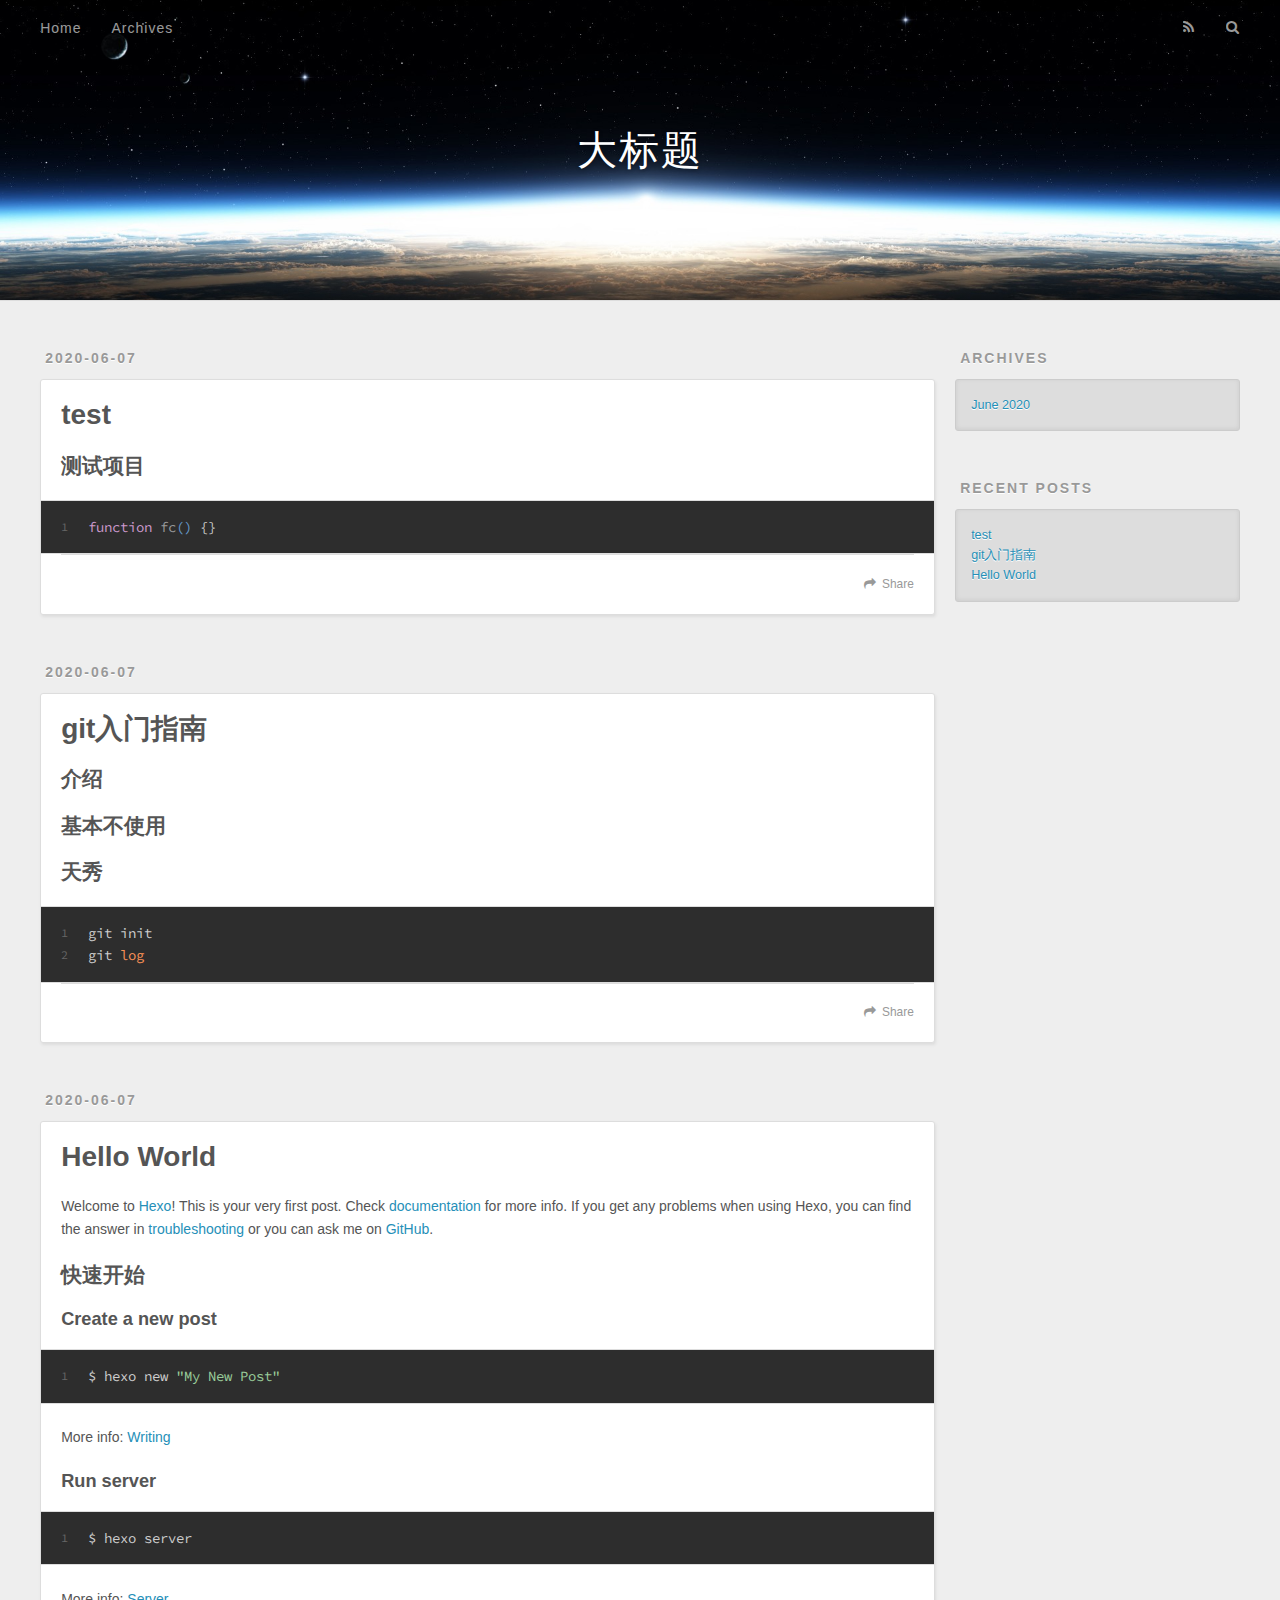
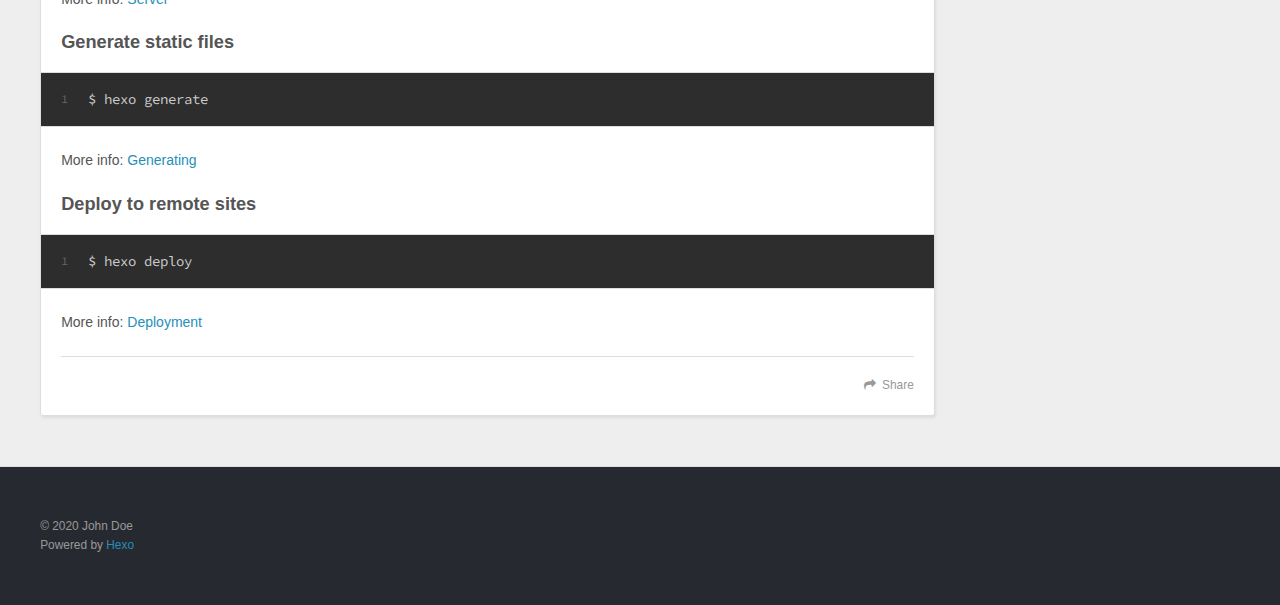
<file: index.html>
<!DOCTYPE html>
<html>
<head>
  <meta charset="utf-8">
  

  
  <title>大标题</title>
  <meta name="viewport" content="width=device-width, initial-scale=1, maximum-scale=1">
  <meta property="og:type" content="website">
<meta property="og:title" content="大标题">
<meta property="og:url" content="http://yoursite.com/index.html">
<meta property="og:site_name" content="大标题">
<meta property="og:locale" content="en_US">
<meta property="article:author" content="John Doe">
<meta name="twitter:card" content="summary">
  
    <link rel="alternate" href="/atom.xml" title="大标题" type="application/atom+xml">
  
  
    <link rel="icon" href="/favicon.png">
  
  
    <link href="//fonts.googleapis.com/css?family=Source+Code+Pro" rel="stylesheet" type="text/css">
  
  
<link rel="stylesheet" href="/css/style.css">

<meta name="generator" content="Hexo 4.2.1"></head>

<body>
  <div id="container">
    <div id="wrap">
      <header id="header">
  <div id="banner"></div>
  <div id="header-outer" class="outer">
    <div id="header-title" class="inner">
      <h1 id="logo-wrap">
        <a href="/" id="logo">大标题</a>
      </h1>
      
    </div>
    <div id="header-inner" class="inner">
      <nav id="main-nav">
        <a id="main-nav-toggle" class="nav-icon"></a>
        
          <a class="main-nav-link" href="/">Home</a>
        
          <a class="main-nav-link" href="/archives">Archives</a>
        
      </nav>
      <nav id="sub-nav">
        
          <a id="nav-rss-link" class="nav-icon" href="/atom.xml" title="RSS Feed"></a>
        
        <a id="nav-search-btn" class="nav-icon" title="Search"></a>
      </nav>
      <div id="search-form-wrap">
        <form action="//google.com/search" method="get" accept-charset="UTF-8" class="search-form"><input type="search" name="q" class="search-form-input" placeholder="Search"><button type="submit" class="search-form-submit">&#xF002;</button><input type="hidden" name="sitesearch" value="http://yoursite.com"></form>
      </div>
    </div>
  </div>
</header>
      <div class="outer">
        <section id="main">
  
    <article id="post-test" class="article article-type-post" itemscope itemprop="blogPost">
  <div class="article-meta">
    <a href="/2020/06/07/test/" class="article-date">
  <time datetime="2020-06-07T11:52:48.000Z" itemprop="datePublished">2020-06-07</time>
</a>
    
  </div>
  <div class="article-inner">
    
    
      <header class="article-header">
        
  
    <h1 itemprop="name">
      <a class="article-title" href="/2020/06/07/test/">test</a>
    </h1>
  

      </header>
    
    <div class="article-entry" itemprop="articleBody">
      
        <h2 id="测试项目"><a href="#测试项目" class="headerlink" title="测试项目"></a>测试项目</h2><figure class="highlight js"><table><tr><td class="gutter"><pre><span class="line">1</span><br></pre></td><td class="code"><pre><span class="line"><span class="function"><span class="keyword">function</span> <span class="title">fc</span>(<span class="params"></span>) </span>&#123;&#125;</span><br></pre></td></tr></table></figure>

      
    </div>
    <footer class="article-footer">
      <a data-url="http://yoursite.com/2020/06/07/test/" data-id="ckb50dhmq000048r7c82f0ile" class="article-share-link">Share</a>
      
      
    </footer>
  </div>
  
</article>


  
    <article id="post-git入门指南" class="article article-type-post" itemscope itemprop="blogPost">
  <div class="article-meta">
    <a href="/2020/06/07/git%E5%85%A5%E9%97%A8%E6%8C%87%E5%8D%97/" class="article-date">
  <time datetime="2020-06-07T11:34:30.000Z" itemprop="datePublished">2020-06-07</time>
</a>
    
  </div>
  <div class="article-inner">
    
    
      <header class="article-header">
        
  
    <h1 itemprop="name">
      <a class="article-title" href="/2020/06/07/git%E5%85%A5%E9%97%A8%E6%8C%87%E5%8D%97/">git入门指南</a>
    </h1>
  

      </header>
    
    <div class="article-entry" itemprop="articleBody">
      
        <h2 id="介绍"><a href="#介绍" class="headerlink" title="介绍"></a>介绍</h2><h2 id="基本不使用"><a href="#基本不使用" class="headerlink" title="基本不使用"></a>基本不使用</h2><h2 id="天秀"><a href="#天秀" class="headerlink" title="天秀"></a>天秀</h2><figure class="highlight bash"><table><tr><td class="gutter"><pre><span class="line">1</span><br><span class="line">2</span><br></pre></td><td class="code"><pre><span class="line">git init</span><br><span class="line">git <span class="built_in">log</span></span><br></pre></td></tr></table></figure>

      
    </div>
    <footer class="article-footer">
      <a data-url="http://yoursite.com/2020/06/07/git%E5%85%A5%E9%97%A8%E6%8C%87%E5%8D%97/" data-id="ckb4zvmng0000asr7g02v7w9o" class="article-share-link">Share</a>
      
      
    </footer>
  </div>
  
</article>


  
    <article id="post-hello-world" class="article article-type-post" itemscope itemprop="blogPost">
  <div class="article-meta">
    <a href="/2020/06/07/hello-world/" class="article-date">
  <time datetime="2020-06-07T11:28:40.029Z" itemprop="datePublished">2020-06-07</time>
</a>
    
  </div>
  <div class="article-inner">
    
    
      <header class="article-header">
        
  
    <h1 itemprop="name">
      <a class="article-title" href="/2020/06/07/hello-world/">Hello World</a>
    </h1>
  

      </header>
    
    <div class="article-entry" itemprop="articleBody">
      
        <p>Welcome to <a href="https://hexo.io/" target="_blank" rel="noopener">Hexo</a>! This is your very first post. Check <a href="https://hexo.io/docs/" target="_blank" rel="noopener">documentation</a> for more info. If you get any problems when using Hexo, you can find the answer in <a href="https://hexo.io/docs/troubleshooting.html" target="_blank" rel="noopener">troubleshooting</a> or you can ask me on <a href="https://github.com/hexojs/hexo/issues" target="_blank" rel="noopener">GitHub</a>.</p>
<h2 id="快速开始"><a href="#快速开始" class="headerlink" title="快速开始"></a>快速开始</h2><h3 id="Create-a-new-post"><a href="#Create-a-new-post" class="headerlink" title="Create a new post"></a>Create a new post</h3><figure class="highlight bash"><table><tr><td class="gutter"><pre><span class="line">1</span><br></pre></td><td class="code"><pre><span class="line">$ hexo new <span class="string">"My New Post"</span></span><br></pre></td></tr></table></figure>

<p>More info: <a href="https://hexo.io/docs/writing.html" target="_blank" rel="noopener">Writing</a></p>
<h3 id="Run-server"><a href="#Run-server" class="headerlink" title="Run server"></a>Run server</h3><figure class="highlight bash"><table><tr><td class="gutter"><pre><span class="line">1</span><br></pre></td><td class="code"><pre><span class="line">$ hexo server</span><br></pre></td></tr></table></figure>

<p>More info: <a href="https://hexo.io/docs/server.html" target="_blank" rel="noopener">Server</a></p>
<h3 id="Generate-static-files"><a href="#Generate-static-files" class="headerlink" title="Generate static files"></a>Generate static files</h3><figure class="highlight bash"><table><tr><td class="gutter"><pre><span class="line">1</span><br></pre></td><td class="code"><pre><span class="line">$ hexo generate</span><br></pre></td></tr></table></figure>

<p>More info: <a href="https://hexo.io/docs/generating.html" target="_blank" rel="noopener">Generating</a></p>
<h3 id="Deploy-to-remote-sites"><a href="#Deploy-to-remote-sites" class="headerlink" title="Deploy to remote sites"></a>Deploy to remote sites</h3><figure class="highlight bash"><table><tr><td class="gutter"><pre><span class="line">1</span><br></pre></td><td class="code"><pre><span class="line">$ hexo deploy</span><br></pre></td></tr></table></figure>

<p>More info: <a href="https://hexo.io/docs/one-command-deployment.html" target="_blank" rel="noopener">Deployment</a></p>

      
    </div>
    <footer class="article-footer">
      <a data-url="http://yoursite.com/2020/06/07/hello-world/" data-id="ckb4zj9oh00008kr7de61h6e8" class="article-share-link">Share</a>
      
      
    </footer>
  </div>
  
</article>


  


</section>
        
          <aside id="sidebar">
  
    

  
    

  
    
  
    
  <div class="widget-wrap">
    <h3 class="widget-title">Archives</h3>
    <div class="widget">
      <ul class="archive-list"><li class="archive-list-item"><a class="archive-list-link" href="/archives/2020/06/">June 2020</a></li></ul>
    </div>
  </div>


  
    
  <div class="widget-wrap">
    <h3 class="widget-title">Recent Posts</h3>
    <div class="widget">
      <ul>
        
          <li>
            <a href="/2020/06/07/test/">test</a>
          </li>
        
          <li>
            <a href="/2020/06/07/git%E5%85%A5%E9%97%A8%E6%8C%87%E5%8D%97/">git入门指南</a>
          </li>
        
          <li>
            <a href="/2020/06/07/hello-world/">Hello World</a>
          </li>
        
      </ul>
    </div>
  </div>

  
</aside>
        
      </div>
      <footer id="footer">
  
  <div class="outer">
    <div id="footer-info" class="inner">
      &copy; 2020 John Doe<br>
      Powered by <a href="http://hexo.io/" target="_blank">Hexo</a>
    </div>
  </div>
</footer>
    </div>
    <nav id="mobile-nav">
  
    <a href="/" class="mobile-nav-link">Home</a>
  
    <a href="/archives" class="mobile-nav-link">Archives</a>
  
</nav>
    

<script src="//ajax.googleapis.com/ajax/libs/jquery/2.0.3/jquery.min.js"></script>


  
<link rel="stylesheet" href="/fancybox/jquery.fancybox.css">

  
<script src="/fancybox/jquery.fancybox.pack.js"></script>




<script src="/js/script.js"></script>




  </div>
</body>
</html>
</file>
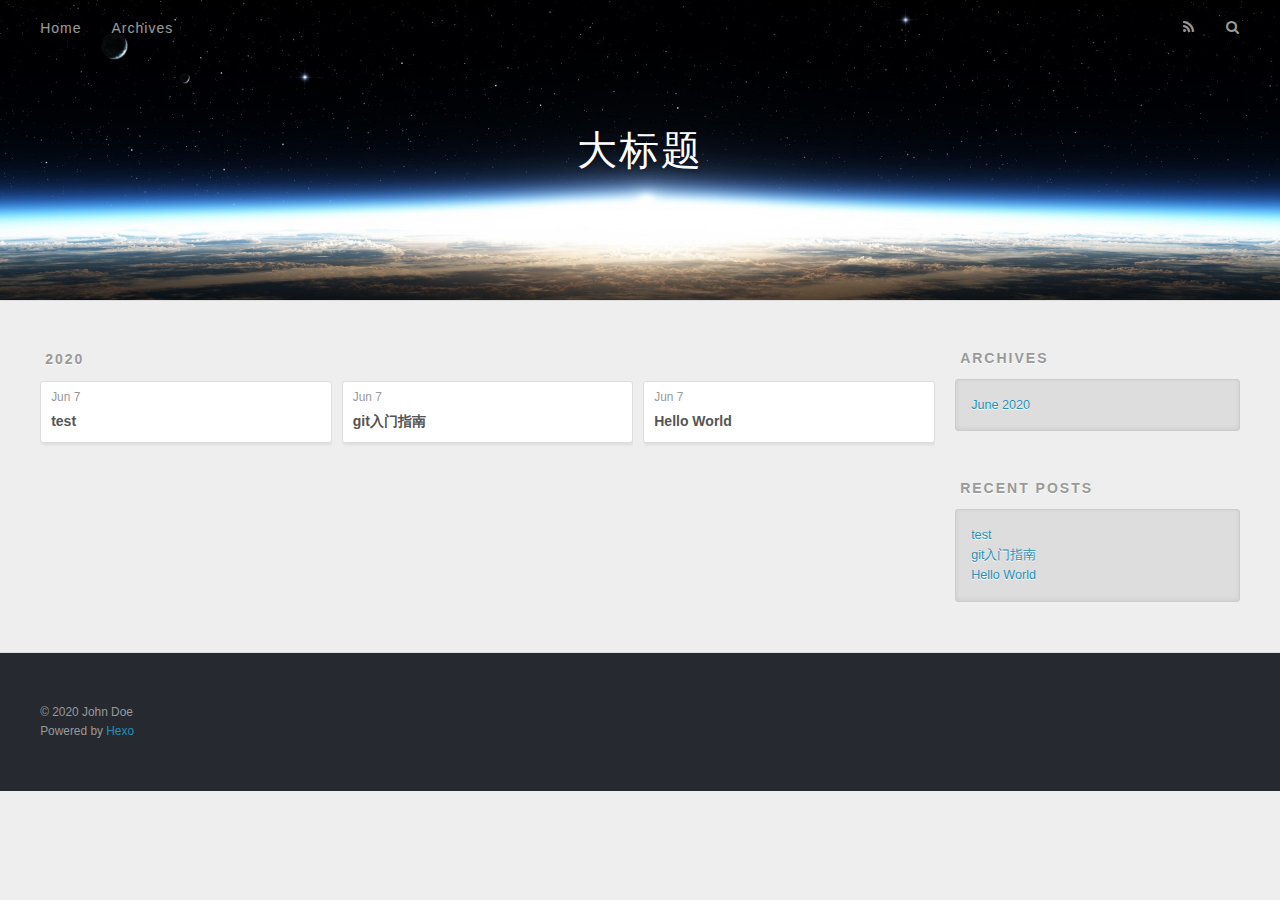
<file: archives/index.html>
<!DOCTYPE html>
<html>
<head>
  <meta charset="utf-8">
  

  
  <title>Archives | 大标题</title>
  <meta name="viewport" content="width=device-width, initial-scale=1, maximum-scale=1">
  <meta property="og:type" content="website">
<meta property="og:title" content="大标题">
<meta property="og:url" content="http://yoursite.com/archives/index.html">
<meta property="og:site_name" content="大标题">
<meta property="og:locale" content="en_US">
<meta property="article:author" content="John Doe">
<meta name="twitter:card" content="summary">
  
    <link rel="alternate" href="/atom.xml" title="大标题" type="application/atom+xml">
  
  
    <link rel="icon" href="/favicon.png">
  
  
    <link href="//fonts.googleapis.com/css?family=Source+Code+Pro" rel="stylesheet" type="text/css">
  
  
<link rel="stylesheet" href="/css/style.css">

<meta name="generator" content="Hexo 4.2.1"></head>

<body>
  <div id="container">
    <div id="wrap">
      <header id="header">
  <div id="banner"></div>
  <div id="header-outer" class="outer">
    <div id="header-title" class="inner">
      <h1 id="logo-wrap">
        <a href="/" id="logo">大标题</a>
      </h1>
      
    </div>
    <div id="header-inner" class="inner">
      <nav id="main-nav">
        <a id="main-nav-toggle" class="nav-icon"></a>
        
          <a class="main-nav-link" href="/">Home</a>
        
          <a class="main-nav-link" href="/archives">Archives</a>
        
      </nav>
      <nav id="sub-nav">
        
          <a id="nav-rss-link" class="nav-icon" href="/atom.xml" title="RSS Feed"></a>
        
        <a id="nav-search-btn" class="nav-icon" title="Search"></a>
      </nav>
      <div id="search-form-wrap">
        <form action="//google.com/search" method="get" accept-charset="UTF-8" class="search-form"><input type="search" name="q" class="search-form-input" placeholder="Search"><button type="submit" class="search-form-submit">&#xF002;</button><input type="hidden" name="sitesearch" value="http://yoursite.com"></form>
      </div>
    </div>
  </div>
</header>
      <div class="outer">
        <section id="main">
  
  
    
    
      
      
      <section class="archives-wrap">
        <div class="archive-year-wrap">
          <a href="/archives/2020" class="archive-year">2020</a>
        </div>
        <div class="archives">
    
    <article class="archive-article archive-type-post">
  <div class="archive-article-inner">
    <header class="archive-article-header">
      <a href="/2020/06/07/test/" class="archive-article-date">
  <time datetime="2020-06-07T11:52:48.000Z" itemprop="datePublished">Jun 7</time>
</a>
      
  
    <h1 itemprop="name">
      <a class="archive-article-title" href="/2020/06/07/test/">test</a>
    </h1>
  

    </header>
  </div>
</article>
  
    
    
    <article class="archive-article archive-type-post">
  <div class="archive-article-inner">
    <header class="archive-article-header">
      <a href="/2020/06/07/git%E5%85%A5%E9%97%A8%E6%8C%87%E5%8D%97/" class="archive-article-date">
  <time datetime="2020-06-07T11:34:30.000Z" itemprop="datePublished">Jun 7</time>
</a>
      
  
    <h1 itemprop="name">
      <a class="archive-article-title" href="/2020/06/07/git%E5%85%A5%E9%97%A8%E6%8C%87%E5%8D%97/">git入门指南</a>
    </h1>
  

    </header>
  </div>
</article>
  
    
    
    <article class="archive-article archive-type-post">
  <div class="archive-article-inner">
    <header class="archive-article-header">
      <a href="/2020/06/07/hello-world/" class="archive-article-date">
  <time datetime="2020-06-07T11:28:40.029Z" itemprop="datePublished">Jun 7</time>
</a>
      
  
    <h1 itemprop="name">
      <a class="archive-article-title" href="/2020/06/07/hello-world/">Hello World</a>
    </h1>
  

    </header>
  </div>
</article>
  
  
    </div></section>
  


</section>
        
          <aside id="sidebar">
  
    

  
    

  
    
  
    
  <div class="widget-wrap">
    <h3 class="widget-title">Archives</h3>
    <div class="widget">
      <ul class="archive-list"><li class="archive-list-item"><a class="archive-list-link" href="/archives/2020/06/">June 2020</a></li></ul>
    </div>
  </div>


  
    
  <div class="widget-wrap">
    <h3 class="widget-title">Recent Posts</h3>
    <div class="widget">
      <ul>
        
          <li>
            <a href="/2020/06/07/test/">test</a>
          </li>
        
          <li>
            <a href="/2020/06/07/git%E5%85%A5%E9%97%A8%E6%8C%87%E5%8D%97/">git入门指南</a>
          </li>
        
          <li>
            <a href="/2020/06/07/hello-world/">Hello World</a>
          </li>
        
      </ul>
    </div>
  </div>

  
</aside>
        
      </div>
      <footer id="footer">
  
  <div class="outer">
    <div id="footer-info" class="inner">
      &copy; 2020 John Doe<br>
      Powered by <a href="http://hexo.io/" target="_blank">Hexo</a>
    </div>
  </div>
</footer>
    </div>
    <nav id="mobile-nav">
  
    <a href="/" class="mobile-nav-link">Home</a>
  
    <a href="/archives" class="mobile-nav-link">Archives</a>
  
</nav>
    

<script src="//ajax.googleapis.com/ajax/libs/jquery/2.0.3/jquery.min.js"></script>


  
<link rel="stylesheet" href="/fancybox/jquery.fancybox.css">

  
<script src="/fancybox/jquery.fancybox.pack.js"></script>




<script src="/js/script.js"></script>




  </div>
</body>
</html>
</file>
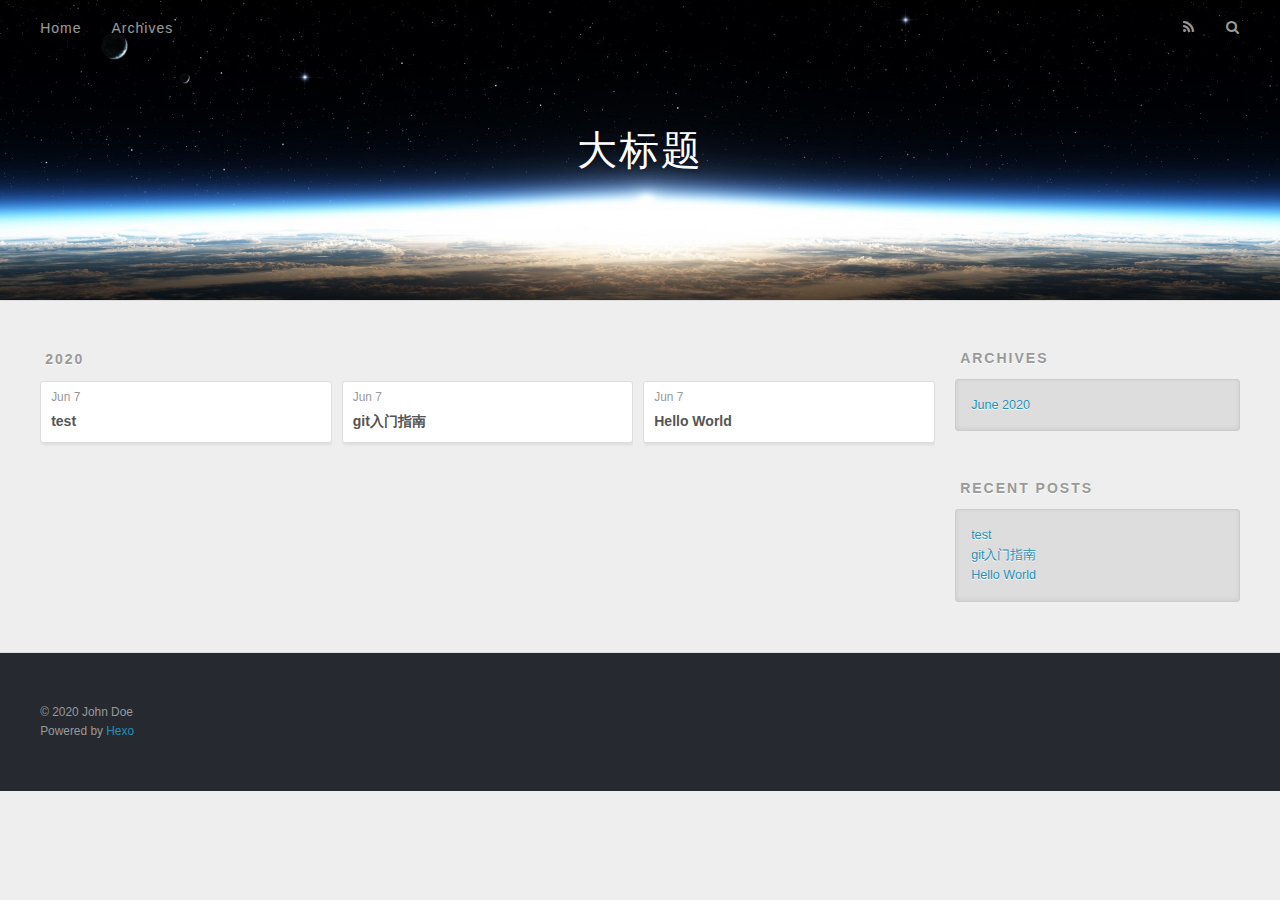
<file: archives/2020/index.html>
<!DOCTYPE html>
<html>
<head>
  <meta charset="utf-8">
  

  
  <title>Archives: 2020 | 大标题</title>
  <meta name="viewport" content="width=device-width, initial-scale=1, maximum-scale=1">
  <meta property="og:type" content="website">
<meta property="og:title" content="大标题">
<meta property="og:url" content="http://yoursite.com/archives/2020/index.html">
<meta property="og:site_name" content="大标题">
<meta property="og:locale" content="en_US">
<meta property="article:author" content="John Doe">
<meta name="twitter:card" content="summary">
  
    <link rel="alternate" href="/atom.xml" title="大标题" type="application/atom+xml">
  
  
    <link rel="icon" href="/favicon.png">
  
  
    <link href="//fonts.googleapis.com/css?family=Source+Code+Pro" rel="stylesheet" type="text/css">
  
  
<link rel="stylesheet" href="/css/style.css">

<meta name="generator" content="Hexo 4.2.1"></head>

<body>
  <div id="container">
    <div id="wrap">
      <header id="header">
  <div id="banner"></div>
  <div id="header-outer" class="outer">
    <div id="header-title" class="inner">
      <h1 id="logo-wrap">
        <a href="/" id="logo">大标题</a>
      </h1>
      
    </div>
    <div id="header-inner" class="inner">
      <nav id="main-nav">
        <a id="main-nav-toggle" class="nav-icon"></a>
        
          <a class="main-nav-link" href="/">Home</a>
        
          <a class="main-nav-link" href="/archives">Archives</a>
        
      </nav>
      <nav id="sub-nav">
        
          <a id="nav-rss-link" class="nav-icon" href="/atom.xml" title="RSS Feed"></a>
        
        <a id="nav-search-btn" class="nav-icon" title="Search"></a>
      </nav>
      <div id="search-form-wrap">
        <form action="//google.com/search" method="get" accept-charset="UTF-8" class="search-form"><input type="search" name="q" class="search-form-input" placeholder="Search"><button type="submit" class="search-form-submit">&#xF002;</button><input type="hidden" name="sitesearch" value="http://yoursite.com"></form>
      </div>
    </div>
  </div>
</header>
      <div class="outer">
        <section id="main">
  
  
    
    
      
      
      <section class="archives-wrap">
        <div class="archive-year-wrap">
          <a href="/archives/2020" class="archive-year">2020</a>
        </div>
        <div class="archives">
    
    <article class="archive-article archive-type-post">
  <div class="archive-article-inner">
    <header class="archive-article-header">
      <a href="/2020/06/07/test/" class="archive-article-date">
  <time datetime="2020-06-07T11:52:48.000Z" itemprop="datePublished">Jun 7</time>
</a>
      
  
    <h1 itemprop="name">
      <a class="archive-article-title" href="/2020/06/07/test/">test</a>
    </h1>
  

    </header>
  </div>
</article>
  
    
    
    <article class="archive-article archive-type-post">
  <div class="archive-article-inner">
    <header class="archive-article-header">
      <a href="/2020/06/07/git%E5%85%A5%E9%97%A8%E6%8C%87%E5%8D%97/" class="archive-article-date">
  <time datetime="2020-06-07T11:34:30.000Z" itemprop="datePublished">Jun 7</time>
</a>
      
  
    <h1 itemprop="name">
      <a class="archive-article-title" href="/2020/06/07/git%E5%85%A5%E9%97%A8%E6%8C%87%E5%8D%97/">git入门指南</a>
    </h1>
  

    </header>
  </div>
</article>
  
    
    
    <article class="archive-article archive-type-post">
  <div class="archive-article-inner">
    <header class="archive-article-header">
      <a href="/2020/06/07/hello-world/" class="archive-article-date">
  <time datetime="2020-06-07T11:28:40.029Z" itemprop="datePublished">Jun 7</time>
</a>
      
  
    <h1 itemprop="name">
      <a class="archive-article-title" href="/2020/06/07/hello-world/">Hello World</a>
    </h1>
  

    </header>
  </div>
</article>
  
  
    </div></section>
  


</section>
        
          <aside id="sidebar">
  
    

  
    

  
    
  
    
  <div class="widget-wrap">
    <h3 class="widget-title">Archives</h3>
    <div class="widget">
      <ul class="archive-list"><li class="archive-list-item"><a class="archive-list-link" href="/archives/2020/06/">June 2020</a></li></ul>
    </div>
  </div>


  
    
  <div class="widget-wrap">
    <h3 class="widget-title">Recent Posts</h3>
    <div class="widget">
      <ul>
        
          <li>
            <a href="/2020/06/07/test/">test</a>
          </li>
        
          <li>
            <a href="/2020/06/07/git%E5%85%A5%E9%97%A8%E6%8C%87%E5%8D%97/">git入门指南</a>
          </li>
        
          <li>
            <a href="/2020/06/07/hello-world/">Hello World</a>
          </li>
        
      </ul>
    </div>
  </div>

  
</aside>
        
      </div>
      <footer id="footer">
  
  <div class="outer">
    <div id="footer-info" class="inner">
      &copy; 2020 John Doe<br>
      Powered by <a href="http://hexo.io/" target="_blank">Hexo</a>
    </div>
  </div>
</footer>
    </div>
    <nav id="mobile-nav">
  
    <a href="/" class="mobile-nav-link">Home</a>
  
    <a href="/archives" class="mobile-nav-link">Archives</a>
  
</nav>
    

<script src="//ajax.googleapis.com/ajax/libs/jquery/2.0.3/jquery.min.js"></script>


  
<link rel="stylesheet" href="/fancybox/jquery.fancybox.css">

  
<script src="/fancybox/jquery.fancybox.pack.js"></script>




<script src="/js/script.js"></script>




  </div>
</body>
</html>
</file>
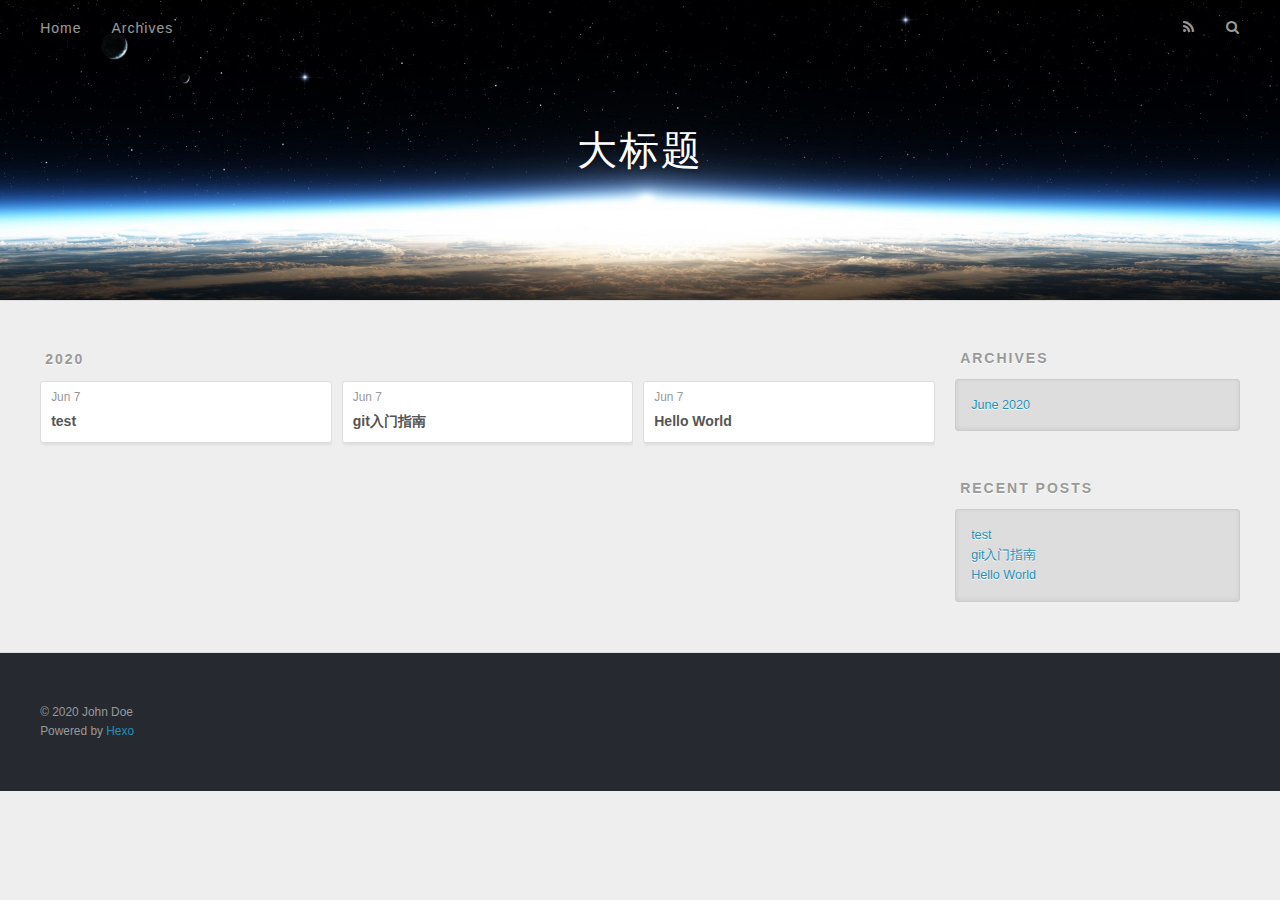
<file: archives/2020/06/index.html>
<!DOCTYPE html>
<html>
<head>
  <meta charset="utf-8">
  

  
  <title>Archives: 2020/6 | 大标题</title>
  <meta name="viewport" content="width=device-width, initial-scale=1, maximum-scale=1">
  <meta property="og:type" content="website">
<meta property="og:title" content="大标题">
<meta property="og:url" content="http://yoursite.com/archives/2020/06/index.html">
<meta property="og:site_name" content="大标题">
<meta property="og:locale" content="en_US">
<meta property="article:author" content="John Doe">
<meta name="twitter:card" content="summary">
  
    <link rel="alternate" href="/atom.xml" title="大标题" type="application/atom+xml">
  
  
    <link rel="icon" href="/favicon.png">
  
  
    <link href="//fonts.googleapis.com/css?family=Source+Code+Pro" rel="stylesheet" type="text/css">
  
  
<link rel="stylesheet" href="/css/style.css">

<meta name="generator" content="Hexo 4.2.1"></head>

<body>
  <div id="container">
    <div id="wrap">
      <header id="header">
  <div id="banner"></div>
  <div id="header-outer" class="outer">
    <div id="header-title" class="inner">
      <h1 id="logo-wrap">
        <a href="/" id="logo">大标题</a>
      </h1>
      
    </div>
    <div id="header-inner" class="inner">
      <nav id="main-nav">
        <a id="main-nav-toggle" class="nav-icon"></a>
        
          <a class="main-nav-link" href="/">Home</a>
        
          <a class="main-nav-link" href="/archives">Archives</a>
        
      </nav>
      <nav id="sub-nav">
        
          <a id="nav-rss-link" class="nav-icon" href="/atom.xml" title="RSS Feed"></a>
        
        <a id="nav-search-btn" class="nav-icon" title="Search"></a>
      </nav>
      <div id="search-form-wrap">
        <form action="//google.com/search" method="get" accept-charset="UTF-8" class="search-form"><input type="search" name="q" class="search-form-input" placeholder="Search"><button type="submit" class="search-form-submit">&#xF002;</button><input type="hidden" name="sitesearch" value="http://yoursite.com"></form>
      </div>
    </div>
  </div>
</header>
      <div class="outer">
        <section id="main">
  
  
    
    
      
      
      <section class="archives-wrap">
        <div class="archive-year-wrap">
          <a href="/archives/2020" class="archive-year">2020</a>
        </div>
        <div class="archives">
    
    <article class="archive-article archive-type-post">
  <div class="archive-article-inner">
    <header class="archive-article-header">
      <a href="/2020/06/07/test/" class="archive-article-date">
  <time datetime="2020-06-07T11:52:48.000Z" itemprop="datePublished">Jun 7</time>
</a>
      
  
    <h1 itemprop="name">
      <a class="archive-article-title" href="/2020/06/07/test/">test</a>
    </h1>
  

    </header>
  </div>
</article>
  
    
    
    <article class="archive-article archive-type-post">
  <div class="archive-article-inner">
    <header class="archive-article-header">
      <a href="/2020/06/07/git%E5%85%A5%E9%97%A8%E6%8C%87%E5%8D%97/" class="archive-article-date">
  <time datetime="2020-06-07T11:34:30.000Z" itemprop="datePublished">Jun 7</time>
</a>
      
  
    <h1 itemprop="name">
      <a class="archive-article-title" href="/2020/06/07/git%E5%85%A5%E9%97%A8%E6%8C%87%E5%8D%97/">git入门指南</a>
    </h1>
  

    </header>
  </div>
</article>
  
    
    
    <article class="archive-article archive-type-post">
  <div class="archive-article-inner">
    <header class="archive-article-header">
      <a href="/2020/06/07/hello-world/" class="archive-article-date">
  <time datetime="2020-06-07T11:28:40.029Z" itemprop="datePublished">Jun 7</time>
</a>
      
  
    <h1 itemprop="name">
      <a class="archive-article-title" href="/2020/06/07/hello-world/">Hello World</a>
    </h1>
  

    </header>
  </div>
</article>
  
  
    </div></section>
  


</section>
        
          <aside id="sidebar">
  
    

  
    

  
    
  
    
  <div class="widget-wrap">
    <h3 class="widget-title">Archives</h3>
    <div class="widget">
      <ul class="archive-list"><li class="archive-list-item"><a class="archive-list-link" href="/archives/2020/06/">June 2020</a></li></ul>
    </div>
  </div>


  
    
  <div class="widget-wrap">
    <h3 class="widget-title">Recent Posts</h3>
    <div class="widget">
      <ul>
        
          <li>
            <a href="/2020/06/07/test/">test</a>
          </li>
        
          <li>
            <a href="/2020/06/07/git%E5%85%A5%E9%97%A8%E6%8C%87%E5%8D%97/">git入门指南</a>
          </li>
        
          <li>
            <a href="/2020/06/07/hello-world/">Hello World</a>
          </li>
        
      </ul>
    </div>
  </div>

  
</aside>
        
      </div>
      <footer id="footer">
  
  <div class="outer">
    <div id="footer-info" class="inner">
      &copy; 2020 John Doe<br>
      Powered by <a href="http://hexo.io/" target="_blank">Hexo</a>
    </div>
  </div>
</footer>
    </div>
    <nav id="mobile-nav">
  
    <a href="/" class="mobile-nav-link">Home</a>
  
    <a href="/archives" class="mobile-nav-link">Archives</a>
  
</nav>
    

<script src="//ajax.googleapis.com/ajax/libs/jquery/2.0.3/jquery.min.js"></script>


  
<link rel="stylesheet" href="/fancybox/jquery.fancybox.css">

  
<script src="/fancybox/jquery.fancybox.pack.js"></script>




<script src="/js/script.js"></script>




  </div>
</body>
</html>
</file>
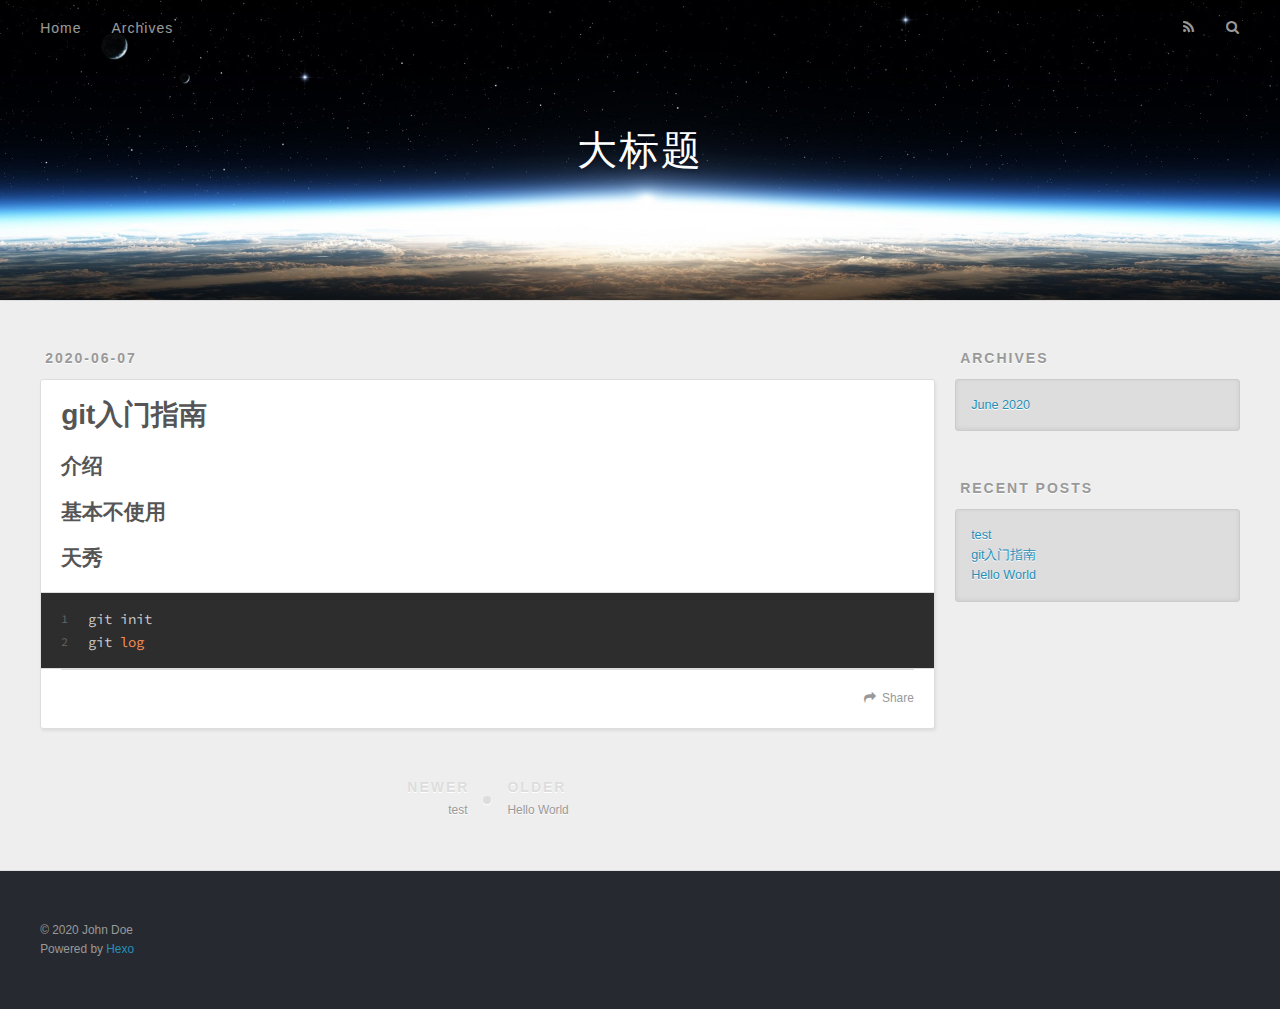
<file: 2020/06/07/git入门指南/index.html>
<!DOCTYPE html>
<html>
<head>
  <meta charset="utf-8">
  

  
  <title>git入门指南 | 大标题</title>
  <meta name="viewport" content="width=device-width, initial-scale=1, maximum-scale=1">
  <meta name="description" content="介绍基本不使用天秀12git initgit log">
<meta property="og:type" content="article">
<meta property="og:title" content="git入门指南">
<meta property="og:url" content="http://yoursite.com/2020/06/07/git%E5%85%A5%E9%97%A8%E6%8C%87%E5%8D%97/index.html">
<meta property="og:site_name" content="大标题">
<meta property="og:description" content="介绍基本不使用天秀12git initgit log">
<meta property="og:locale" content="en_US">
<meta property="article:published_time" content="2020-06-07T11:34:30.000Z">
<meta property="article:modified_time" content="2020-06-07T11:50:40.477Z">
<meta property="article:author" content="John Doe">
<meta name="twitter:card" content="summary">
  
    <link rel="alternate" href="/atom.xml" title="大标题" type="application/atom+xml">
  
  
    <link rel="icon" href="/favicon.png">
  
  
    <link href="//fonts.googleapis.com/css?family=Source+Code+Pro" rel="stylesheet" type="text/css">
  
  
<link rel="stylesheet" href="/css/style.css">

<meta name="generator" content="Hexo 4.2.1"></head>

<body>
  <div id="container">
    <div id="wrap">
      <header id="header">
  <div id="banner"></div>
  <div id="header-outer" class="outer">
    <div id="header-title" class="inner">
      <h1 id="logo-wrap">
        <a href="/" id="logo">大标题</a>
      </h1>
      
    </div>
    <div id="header-inner" class="inner">
      <nav id="main-nav">
        <a id="main-nav-toggle" class="nav-icon"></a>
        
          <a class="main-nav-link" href="/">Home</a>
        
          <a class="main-nav-link" href="/archives">Archives</a>
        
      </nav>
      <nav id="sub-nav">
        
          <a id="nav-rss-link" class="nav-icon" href="/atom.xml" title="RSS Feed"></a>
        
        <a id="nav-search-btn" class="nav-icon" title="Search"></a>
      </nav>
      <div id="search-form-wrap">
        <form action="//google.com/search" method="get" accept-charset="UTF-8" class="search-form"><input type="search" name="q" class="search-form-input" placeholder="Search"><button type="submit" class="search-form-submit">&#xF002;</button><input type="hidden" name="sitesearch" value="http://yoursite.com"></form>
      </div>
    </div>
  </div>
</header>
      <div class="outer">
        <section id="main"><article id="post-git入门指南" class="article article-type-post" itemscope itemprop="blogPost">
  <div class="article-meta">
    <a href="/2020/06/07/git%E5%85%A5%E9%97%A8%E6%8C%87%E5%8D%97/" class="article-date">
  <time datetime="2020-06-07T11:34:30.000Z" itemprop="datePublished">2020-06-07</time>
</a>
    
  </div>
  <div class="article-inner">
    
    
      <header class="article-header">
        
  
    <h1 class="article-title" itemprop="name">
      git入门指南
    </h1>
  

      </header>
    
    <div class="article-entry" itemprop="articleBody">
      
        <h2 id="介绍"><a href="#介绍" class="headerlink" title="介绍"></a>介绍</h2><h2 id="基本不使用"><a href="#基本不使用" class="headerlink" title="基本不使用"></a>基本不使用</h2><h2 id="天秀"><a href="#天秀" class="headerlink" title="天秀"></a>天秀</h2><figure class="highlight bash"><table><tr><td class="gutter"><pre><span class="line">1</span><br><span class="line">2</span><br></pre></td><td class="code"><pre><span class="line">git init</span><br><span class="line">git <span class="built_in">log</span></span><br></pre></td></tr></table></figure>

      
    </div>
    <footer class="article-footer">
      <a data-url="http://yoursite.com/2020/06/07/git%E5%85%A5%E9%97%A8%E6%8C%87%E5%8D%97/" data-id="ckb4zvmng0000asr7g02v7w9o" class="article-share-link">Share</a>
      
      
    </footer>
  </div>
  
    
<nav id="article-nav">
  
    <a href="/2020/06/07/test/" id="article-nav-newer" class="article-nav-link-wrap">
      <strong class="article-nav-caption">Newer</strong>
      <div class="article-nav-title">
        
          test
        
      </div>
    </a>
  
  
    <a href="/2020/06/07/hello-world/" id="article-nav-older" class="article-nav-link-wrap">
      <strong class="article-nav-caption">Older</strong>
      <div class="article-nav-title">Hello World</div>
    </a>
  
</nav>

  
</article>

</section>
        
          <aside id="sidebar">
  
    

  
    

  
    
  
    
  <div class="widget-wrap">
    <h3 class="widget-title">Archives</h3>
    <div class="widget">
      <ul class="archive-list"><li class="archive-list-item"><a class="archive-list-link" href="/archives/2020/06/">June 2020</a></li></ul>
    </div>
  </div>


  
    
  <div class="widget-wrap">
    <h3 class="widget-title">Recent Posts</h3>
    <div class="widget">
      <ul>
        
          <li>
            <a href="/2020/06/07/test/">test</a>
          </li>
        
          <li>
            <a href="/2020/06/07/git%E5%85%A5%E9%97%A8%E6%8C%87%E5%8D%97/">git入门指南</a>
          </li>
        
          <li>
            <a href="/2020/06/07/hello-world/">Hello World</a>
          </li>
        
      </ul>
    </div>
  </div>

  
</aside>
        
      </div>
      <footer id="footer">
  
  <div class="outer">
    <div id="footer-info" class="inner">
      &copy; 2020 John Doe<br>
      Powered by <a href="http://hexo.io/" target="_blank">Hexo</a>
    </div>
  </div>
</footer>
    </div>
    <nav id="mobile-nav">
  
    <a href="/" class="mobile-nav-link">Home</a>
  
    <a href="/archives" class="mobile-nav-link">Archives</a>
  
</nav>
    

<script src="//ajax.googleapis.com/ajax/libs/jquery/2.0.3/jquery.min.js"></script>


  
<link rel="stylesheet" href="/fancybox/jquery.fancybox.css">

  
<script src="/fancybox/jquery.fancybox.pack.js"></script>




<script src="/js/script.js"></script>




  </div>
</body>
</html>
</file>
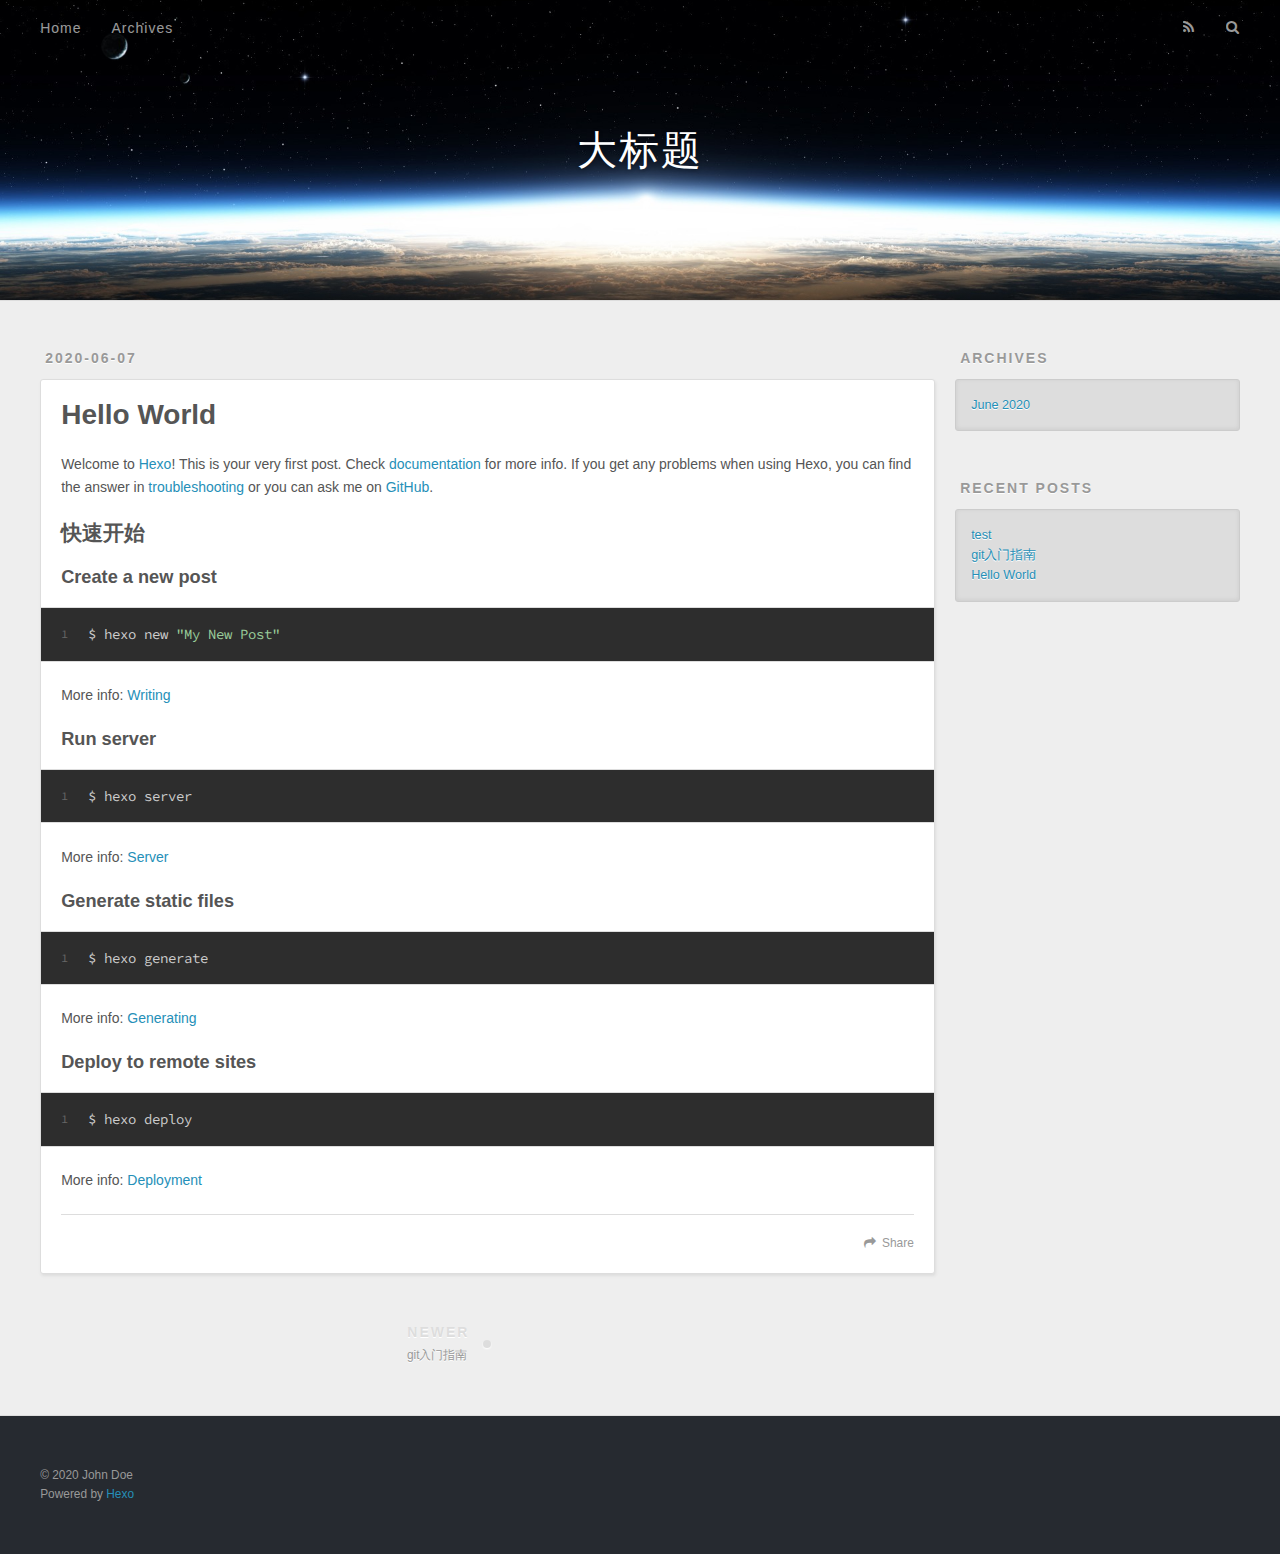
<file: 2020/06/07/hello-world/index.html>
<!DOCTYPE html>
<html>
<head>
  <meta charset="utf-8">
  

  
  <title>Hello World | 大标题</title>
  <meta name="viewport" content="width=device-width, initial-scale=1, maximum-scale=1">
  <meta name="description" content="Welcome to Hexo! This is your very first post. Check documentation for more info. If you get any problems when using Hexo, you can find the answer in troubleshooting or you can ask me on GitHub. 快速开始C">
<meta property="og:type" content="article">
<meta property="og:title" content="Hello World">
<meta property="og:url" content="http://yoursite.com/2020/06/07/hello-world/index.html">
<meta property="og:site_name" content="大标题">
<meta property="og:description" content="Welcome to Hexo! This is your very first post. Check documentation for more info. If you get any problems when using Hexo, you can find the answer in troubleshooting or you can ask me on GitHub. 快速开始C">
<meta property="og:locale" content="en_US">
<meta property="article:published_time" content="2020-06-07T11:28:40.029Z">
<meta property="article:modified_time" content="2020-06-07T11:32:18.839Z">
<meta property="article:author" content="John Doe">
<meta name="twitter:card" content="summary">
  
    <link rel="alternate" href="/atom.xml" title="大标题" type="application/atom+xml">
  
  
    <link rel="icon" href="/favicon.png">
  
  
    <link href="//fonts.googleapis.com/css?family=Source+Code+Pro" rel="stylesheet" type="text/css">
  
  
<link rel="stylesheet" href="/css/style.css">

<meta name="generator" content="Hexo 4.2.1"></head>

<body>
  <div id="container">
    <div id="wrap">
      <header id="header">
  <div id="banner"></div>
  <div id="header-outer" class="outer">
    <div id="header-title" class="inner">
      <h1 id="logo-wrap">
        <a href="/" id="logo">大标题</a>
      </h1>
      
    </div>
    <div id="header-inner" class="inner">
      <nav id="main-nav">
        <a id="main-nav-toggle" class="nav-icon"></a>
        
          <a class="main-nav-link" href="/">Home</a>
        
          <a class="main-nav-link" href="/archives">Archives</a>
        
      </nav>
      <nav id="sub-nav">
        
          <a id="nav-rss-link" class="nav-icon" href="/atom.xml" title="RSS Feed"></a>
        
        <a id="nav-search-btn" class="nav-icon" title="Search"></a>
      </nav>
      <div id="search-form-wrap">
        <form action="//google.com/search" method="get" accept-charset="UTF-8" class="search-form"><input type="search" name="q" class="search-form-input" placeholder="Search"><button type="submit" class="search-form-submit">&#xF002;</button><input type="hidden" name="sitesearch" value="http://yoursite.com"></form>
      </div>
    </div>
  </div>
</header>
      <div class="outer">
        <section id="main"><article id="post-hello-world" class="article article-type-post" itemscope itemprop="blogPost">
  <div class="article-meta">
    <a href="/2020/06/07/hello-world/" class="article-date">
  <time datetime="2020-06-07T11:28:40.029Z" itemprop="datePublished">2020-06-07</time>
</a>
    
  </div>
  <div class="article-inner">
    
    
      <header class="article-header">
        
  
    <h1 class="article-title" itemprop="name">
      Hello World
    </h1>
  

      </header>
    
    <div class="article-entry" itemprop="articleBody">
      
        <p>Welcome to <a href="https://hexo.io/" target="_blank" rel="noopener">Hexo</a>! This is your very first post. Check <a href="https://hexo.io/docs/" target="_blank" rel="noopener">documentation</a> for more info. If you get any problems when using Hexo, you can find the answer in <a href="https://hexo.io/docs/troubleshooting.html" target="_blank" rel="noopener">troubleshooting</a> or you can ask me on <a href="https://github.com/hexojs/hexo/issues" target="_blank" rel="noopener">GitHub</a>.</p>
<h2 id="快速开始"><a href="#快速开始" class="headerlink" title="快速开始"></a>快速开始</h2><h3 id="Create-a-new-post"><a href="#Create-a-new-post" class="headerlink" title="Create a new post"></a>Create a new post</h3><figure class="highlight bash"><table><tr><td class="gutter"><pre><span class="line">1</span><br></pre></td><td class="code"><pre><span class="line">$ hexo new <span class="string">"My New Post"</span></span><br></pre></td></tr></table></figure>

<p>More info: <a href="https://hexo.io/docs/writing.html" target="_blank" rel="noopener">Writing</a></p>
<h3 id="Run-server"><a href="#Run-server" class="headerlink" title="Run server"></a>Run server</h3><figure class="highlight bash"><table><tr><td class="gutter"><pre><span class="line">1</span><br></pre></td><td class="code"><pre><span class="line">$ hexo server</span><br></pre></td></tr></table></figure>

<p>More info: <a href="https://hexo.io/docs/server.html" target="_blank" rel="noopener">Server</a></p>
<h3 id="Generate-static-files"><a href="#Generate-static-files" class="headerlink" title="Generate static files"></a>Generate static files</h3><figure class="highlight bash"><table><tr><td class="gutter"><pre><span class="line">1</span><br></pre></td><td class="code"><pre><span class="line">$ hexo generate</span><br></pre></td></tr></table></figure>

<p>More info: <a href="https://hexo.io/docs/generating.html" target="_blank" rel="noopener">Generating</a></p>
<h3 id="Deploy-to-remote-sites"><a href="#Deploy-to-remote-sites" class="headerlink" title="Deploy to remote sites"></a>Deploy to remote sites</h3><figure class="highlight bash"><table><tr><td class="gutter"><pre><span class="line">1</span><br></pre></td><td class="code"><pre><span class="line">$ hexo deploy</span><br></pre></td></tr></table></figure>

<p>More info: <a href="https://hexo.io/docs/one-command-deployment.html" target="_blank" rel="noopener">Deployment</a></p>

      
    </div>
    <footer class="article-footer">
      <a data-url="http://yoursite.com/2020/06/07/hello-world/" data-id="ckb4zj9oh00008kr7de61h6e8" class="article-share-link">Share</a>
      
      
    </footer>
  </div>
  
    
<nav id="article-nav">
  
    <a href="/2020/06/07/git%E5%85%A5%E9%97%A8%E6%8C%87%E5%8D%97/" id="article-nav-newer" class="article-nav-link-wrap">
      <strong class="article-nav-caption">Newer</strong>
      <div class="article-nav-title">
        
          git入门指南
        
      </div>
    </a>
  
  
</nav>

  
</article>

</section>
        
          <aside id="sidebar">
  
    

  
    

  
    
  
    
  <div class="widget-wrap">
    <h3 class="widget-title">Archives</h3>
    <div class="widget">
      <ul class="archive-list"><li class="archive-list-item"><a class="archive-list-link" href="/archives/2020/06/">June 2020</a></li></ul>
    </div>
  </div>


  
    
  <div class="widget-wrap">
    <h3 class="widget-title">Recent Posts</h3>
    <div class="widget">
      <ul>
        
          <li>
            <a href="/2020/06/07/test/">test</a>
          </li>
        
          <li>
            <a href="/2020/06/07/git%E5%85%A5%E9%97%A8%E6%8C%87%E5%8D%97/">git入门指南</a>
          </li>
        
          <li>
            <a href="/2020/06/07/hello-world/">Hello World</a>
          </li>
        
      </ul>
    </div>
  </div>

  
</aside>
        
      </div>
      <footer id="footer">
  
  <div class="outer">
    <div id="footer-info" class="inner">
      &copy; 2020 John Doe<br>
      Powered by <a href="http://hexo.io/" target="_blank">Hexo</a>
    </div>
  </div>
</footer>
    </div>
    <nav id="mobile-nav">
  
    <a href="/" class="mobile-nav-link">Home</a>
  
    <a href="/archives" class="mobile-nav-link">Archives</a>
  
</nav>
    

<script src="//ajax.googleapis.com/ajax/libs/jquery/2.0.3/jquery.min.js"></script>


  
<link rel="stylesheet" href="/fancybox/jquery.fancybox.css">

  
<script src="/fancybox/jquery.fancybox.pack.js"></script>




<script src="/js/script.js"></script>




  </div>
</body>
</html>
</file>
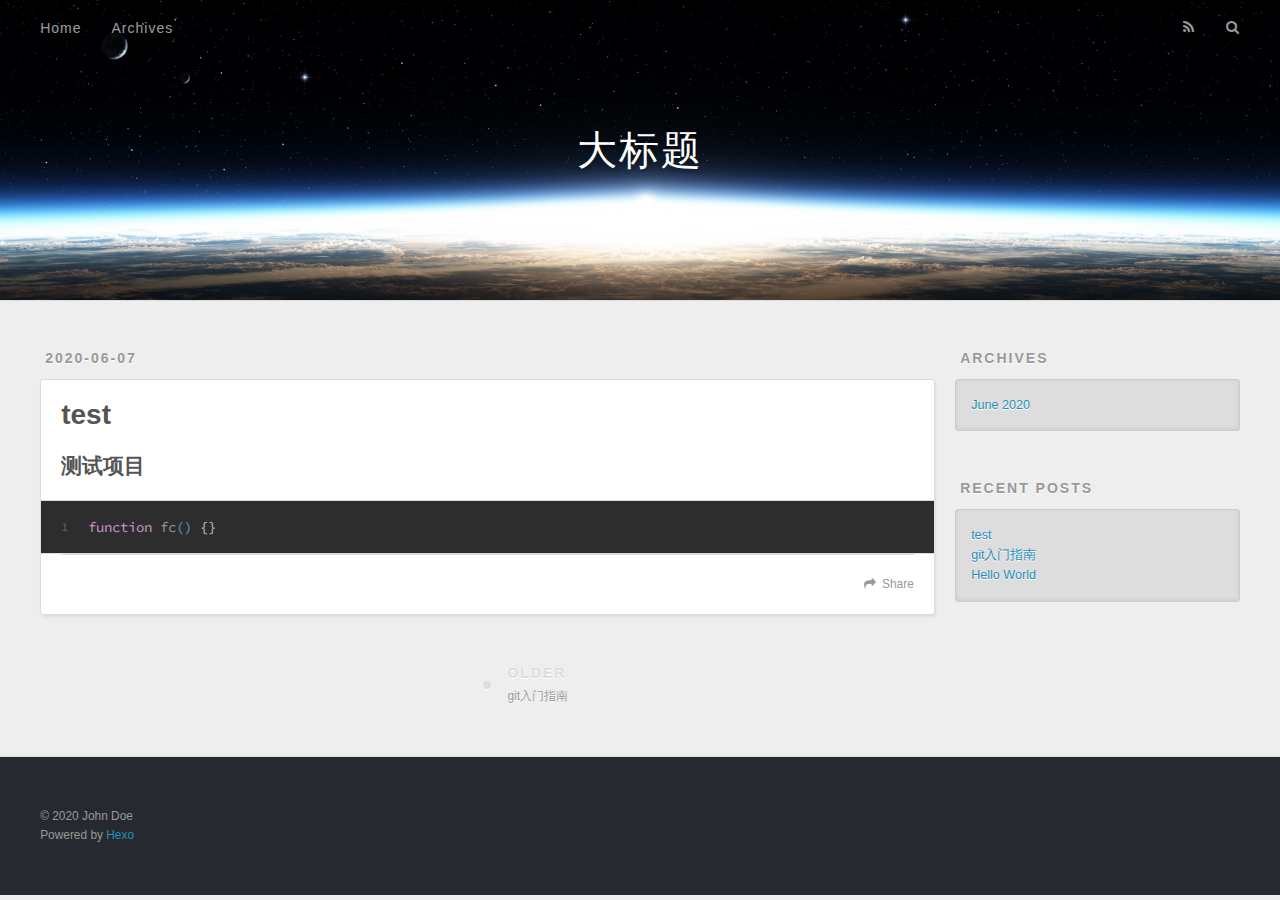
<file: 2020/06/07/test/index.html>
<!DOCTYPE html>
<html>
<head>
  <meta charset="utf-8">
  

  
  <title>test | 大标题</title>
  <meta name="viewport" content="width=device-width, initial-scale=1, maximum-scale=1">
  <meta name="description" content="测试项目1function fc() &amp;#123;&amp;#125;">
<meta property="og:type" content="article">
<meta property="og:title" content="test">
<meta property="og:url" content="http://yoursite.com/2020/06/07/test/index.html">
<meta property="og:site_name" content="大标题">
<meta property="og:description" content="测试项目1function fc() &amp;#123;&amp;#125;">
<meta property="og:locale" content="en_US">
<meta property="article:published_time" content="2020-06-07T11:52:48.000Z">
<meta property="article:modified_time" content="2020-06-07T11:53:57.287Z">
<meta property="article:author" content="John Doe">
<meta name="twitter:card" content="summary">
  
    <link rel="alternate" href="/atom.xml" title="大标题" type="application/atom+xml">
  
  
    <link rel="icon" href="/favicon.png">
  
  
    <link href="//fonts.googleapis.com/css?family=Source+Code+Pro" rel="stylesheet" type="text/css">
  
  
<link rel="stylesheet" href="/css/style.css">

<meta name="generator" content="Hexo 4.2.1"></head>

<body>
  <div id="container">
    <div id="wrap">
      <header id="header">
  <div id="banner"></div>
  <div id="header-outer" class="outer">
    <div id="header-title" class="inner">
      <h1 id="logo-wrap">
        <a href="/" id="logo">大标题</a>
      </h1>
      
    </div>
    <div id="header-inner" class="inner">
      <nav id="main-nav">
        <a id="main-nav-toggle" class="nav-icon"></a>
        
          <a class="main-nav-link" href="/">Home</a>
        
          <a class="main-nav-link" href="/archives">Archives</a>
        
      </nav>
      <nav id="sub-nav">
        
          <a id="nav-rss-link" class="nav-icon" href="/atom.xml" title="RSS Feed"></a>
        
        <a id="nav-search-btn" class="nav-icon" title="Search"></a>
      </nav>
      <div id="search-form-wrap">
        <form action="//google.com/search" method="get" accept-charset="UTF-8" class="search-form"><input type="search" name="q" class="search-form-input" placeholder="Search"><button type="submit" class="search-form-submit">&#xF002;</button><input type="hidden" name="sitesearch" value="http://yoursite.com"></form>
      </div>
    </div>
  </div>
</header>
      <div class="outer">
        <section id="main"><article id="post-test" class="article article-type-post" itemscope itemprop="blogPost">
  <div class="article-meta">
    <a href="/2020/06/07/test/" class="article-date">
  <time datetime="2020-06-07T11:52:48.000Z" itemprop="datePublished">2020-06-07</time>
</a>
    
  </div>
  <div class="article-inner">
    
    
      <header class="article-header">
        
  
    <h1 class="article-title" itemprop="name">
      test
    </h1>
  

      </header>
    
    <div class="article-entry" itemprop="articleBody">
      
        <h2 id="测试项目"><a href="#测试项目" class="headerlink" title="测试项目"></a>测试项目</h2><figure class="highlight js"><table><tr><td class="gutter"><pre><span class="line">1</span><br></pre></td><td class="code"><pre><span class="line"><span class="function"><span class="keyword">function</span> <span class="title">fc</span>(<span class="params"></span>) </span>&#123;&#125;</span><br></pre></td></tr></table></figure>

      
    </div>
    <footer class="article-footer">
      <a data-url="http://yoursite.com/2020/06/07/test/" data-id="ckb50dhmq000048r7c82f0ile" class="article-share-link">Share</a>
      
      
    </footer>
  </div>
  
    
<nav id="article-nav">
  
  
    <a href="/2020/06/07/git%E5%85%A5%E9%97%A8%E6%8C%87%E5%8D%97/" id="article-nav-older" class="article-nav-link-wrap">
      <strong class="article-nav-caption">Older</strong>
      <div class="article-nav-title">git入门指南</div>
    </a>
  
</nav>

  
</article>

</section>
        
          <aside id="sidebar">
  
    

  
    

  
    
  
    
  <div class="widget-wrap">
    <h3 class="widget-title">Archives</h3>
    <div class="widget">
      <ul class="archive-list"><li class="archive-list-item"><a class="archive-list-link" href="/archives/2020/06/">June 2020</a></li></ul>
    </div>
  </div>


  
    
  <div class="widget-wrap">
    <h3 class="widget-title">Recent Posts</h3>
    <div class="widget">
      <ul>
        
          <li>
            <a href="/2020/06/07/test/">test</a>
          </li>
        
          <li>
            <a href="/2020/06/07/git%E5%85%A5%E9%97%A8%E6%8C%87%E5%8D%97/">git入门指南</a>
          </li>
        
          <li>
            <a href="/2020/06/07/hello-world/">Hello World</a>
          </li>
        
      </ul>
    </div>
  </div>

  
</aside>
        
      </div>
      <footer id="footer">
  
  <div class="outer">
    <div id="footer-info" class="inner">
      &copy; 2020 John Doe<br>
      Powered by <a href="http://hexo.io/" target="_blank">Hexo</a>
    </div>
  </div>
</footer>
    </div>
    <nav id="mobile-nav">
  
    <a href="/" class="mobile-nav-link">Home</a>
  
    <a href="/archives" class="mobile-nav-link">Archives</a>
  
</nav>
    

<script src="//ajax.googleapis.com/ajax/libs/jquery/2.0.3/jquery.min.js"></script>


  
<link rel="stylesheet" href="/fancybox/jquery.fancybox.css">

  
<script src="/fancybox/jquery.fancybox.pack.js"></script>




<script src="/js/script.js"></script>




  </div>
</body>
</html>
</file>
<file: css/style.css>
body {
  width: 100%;
}
body:before,
body:after {
  content: "";
  display: table;
}
body:after {
  clear: both;
}
html,
body,
div,
span,
applet,
object,
iframe,
h1,
h2,
h3,
h4,
h5,
h6,
p,
blockquote,
pre,
a,
abbr,
acronym,
address,
big,
cite,
code,
del,
dfn,
em,
img,
ins,
kbd,
q,
s,
samp,
small,
strike,
strong,
sub,
sup,
tt,
var,
dl,
dt,
dd,
ol,
ul,
li,
fieldset,
form,
label,
legend,
table,
caption,
tbody,
tfoot,
thead,
tr,
th,
td {
  margin: 0;
  padding: 0;
  border: 0;
  outline: 0;
  font-weight: inherit;
  font-style: inherit;
  font-family: inherit;
  font-size: 100%;
  vertical-align: baseline;
}
body {
  line-height: 1;
  color: #000;
  background: #fff;
}
ol,
ul {
  list-style: none;
}
table {
  border-collapse: separate;
  border-spacing: 0;
  vertical-align: middle;
}
caption,
th,
td {
  text-align: left;
  font-weight: normal;
  vertical-align: middle;
}
a img {
  border: none;
}
input,
button {
  margin: 0;
  padding: 0;
}
input::-moz-focus-inner,
button::-moz-focus-inner {
  border: 0;
  padding: 0;
}
@font-face {
  font-family: FontAwesome;
  font-style: normal;
  font-weight: normal;
  src: url("fonts/fontawesome-webfont.eot?v=#4.0.3");
  src: url("fonts/fontawesome-webfont.eot?#iefix&v=#4.0.3") format("embedded-opentype"), url("fonts/fontawesome-webfont.woff?v=#4.0.3") format("woff"), url("fonts/fontawesome-webfont.ttf?v=#4.0.3") format("truetype"), url("fonts/fontawesome-webfont.svg#fontawesomeregular?v=#4.0.3") format("svg");
}
html,
body,
#container {
  height: 100%;
}
body {
  background: #eee;
  font: 14px -apple-system, BlinkMacSystemFont, "Segoe UI", "Roboto", "Oxygen", "Ubuntu", "Cantarell", "Fira Sans", "Droid Sans", "Helvetica Neue", sans-serif;
  -webkit-text-size-adjust: 100%;
}
.outer {
  max-width: 1220px;
  margin: 0 auto;
  padding: 0 20px;
}
.outer:before,
.outer:after {
  content: "";
  display: table;
}
.outer:after {
  clear: both;
}
.inner {
  display: inline;
  float: left;
  width: 98.33333333333333%;
  margin: 0 0.833333333333333%;
}
.left,
.alignleft {
  float: left;
}
.right,
.alignright {
  float: right;
}
.clear {
  clear: both;
}
#container {
  position: relative;
}
.mobile-nav-on {
  overflow: hidden;
}
#wrap {
  height: 100%;
  width: 100%;
  position: absolute;
  top: 0;
  left: 0;
  -webkit-transition: 0.2s ease-out;
  -moz-transition: 0.2s ease-out;
  -ms-transition: 0.2s ease-out;
  transition: 0.2s ease-out;
  z-index: 1;
  background: #eee;
}
.mobile-nav-on #wrap {
  left: 280px;
}
@media screen and (min-width: 768px) {
  #main {
    display: inline;
    float: left;
    width: 73.33333333333333%;
    margin: 0 0.833333333333333%;
  }
}
.article-date,
.article-category-link,
.archive-year,
.widget-title {
  text-decoration: none;
  text-transform: uppercase;
  letter-spacing: 2px;
  color: #999;
  margin-bottom: 1em;
  margin-left: 5px;
  line-height: 1em;
  text-shadow: 0 1px #fff;
  font-weight: bold;
}
.article-inner,
.archive-article-inner {
  background: #fff;
  -webkit-box-shadow: 1px 2px 3px #ddd;
  box-shadow: 1px 2px 3px #ddd;
  border: 1px solid #ddd;
  border-radius: 3px;
}
.article-entry h1,
.widget h1 {
  font-size: 2em;
}
.article-entry h2,
.widget h2 {
  font-size: 1.5em;
}
.article-entry h3,
.widget h3 {
  font-size: 1.3em;
}
.article-entry h4,
.widget h4 {
  font-size: 1.2em;
}
.article-entry h5,
.widget h5 {
  font-size: 1em;
}
.article-entry h6,
.widget h6 {
  font-size: 1em;
  color: #999;
}
.article-entry hr,
.widget hr {
  border: 1px dashed #ddd;
}
.article-entry strong,
.widget strong {
  font-weight: bold;
}
.article-entry em,
.widget em,
.article-entry cite,
.widget cite {
  font-style: italic;
}
.article-entry sup,
.widget sup,
.article-entry sub,
.widget sub {
  font-size: 0.75em;
  line-height: 0;
  position: relative;
  vertical-align: baseline;
}
.article-entry sup,
.widget sup {
  top: -0.5em;
}
.article-entry sub,
.widget sub {
  bottom: -0.2em;
}
.article-entry small,
.widget small {
  font-size: 0.85em;
}
.article-entry acronym,
.widget acronym,
.article-entry abbr,
.widget abbr {
  border-bottom: 1px dotted;
}
.article-entry ul,
.widget ul,
.article-entry ol,
.widget ol,
.article-entry dl,
.widget dl {
  margin: 0 20px;
  line-height: 1.6em;
}
.article-entry ul ul,
.widget ul ul,
.article-entry ol ul,
.widget ol ul,
.article-entry ul ol,
.widget ul ol,
.article-entry ol ol,
.widget ol ol {
  margin-top: 0;
  margin-bottom: 0;
}
.article-entry ul,
.widget ul {
  list-style: disc;
}
.article-entry ol,
.widget ol {
  list-style: decimal;
}
.article-entry dt,
.widget dt {
  font-weight: bold;
}
#header {
  height: 300px;
  position: relative;
  border-bottom: 1px solid #ddd;
}
#header:before,
#header:after {
  content: "";
  position: absolute;
  left: 0;
  right: 0;
  height: 40px;
}
#header:before {
  top: 0;
  background: -webkit-linear-gradient(rgba(0,0,0,0.2), transparent);
  background: -moz-linear-gradient(rgba(0,0,0,0.2), transparent);
  background: -ms-linear-gradient(rgba(0,0,0,0.2), transparent);
  background: linear-gradient(rgba(0,0,0,0.2), transparent);
}
#header:after {
  bottom: 0;
  background: -webkit-linear-gradient(transparent, rgba(0,0,0,0.2));
  background: -moz-linear-gradient(transparent, rgba(0,0,0,0.2));
  background: -ms-linear-gradient(transparent, rgba(0,0,0,0.2));
  background: linear-gradient(transparent, rgba(0,0,0,0.2));
}
#header-outer {
  height: 100%;
  position: relative;
}
#header-inner {
  position: relative;
  overflow: hidden;
}
#banner {
  position: absolute;
  top: 0;
  left: 0;
  width: 100%;
  height: 100%;
  background: url("images/banner.jpg") center #000;
  -webkit-background-size: cover;
  -moz-background-size: cover;
  background-size: cover;
  z-index: -1;
}
#header-title {
  text-align: center;
  height: 40px;
  position: absolute;
  top: 50%;
  left: 0;
  margin-top: -20px;
}
#logo,
#subtitle {
  text-decoration: none;
  color: #fff;
  font-weight: 300;
  text-shadow: 0 1px 4px rgba(0,0,0,0.3);
}
#logo {
  font-size: 40px;
  line-height: 40px;
  letter-spacing: 2px;
}
#subtitle {
  font-size: 16px;
  line-height: 16px;
  letter-spacing: 1px;
}
#subtitle-wrap {
  margin-top: 16px;
}
#main-nav {
  float: left;
  margin-left: -15px;
}
.nav-icon,
.main-nav-link {
  float: left;
  color: #fff;
  opacity: 0.6;
  text-decoration: none;
  text-shadow: 0 1px rgba(0,0,0,0.2);
  -webkit-transition: opacity 0.2s;
  -moz-transition: opacity 0.2s;
  -ms-transition: opacity 0.2s;
  transition: opacity 0.2s;
  display: block;
  padding: 20px 15px;
}
.nav-icon:hover,
.main-nav-link:hover {
  opacity: 1;
}
.nav-icon {
  font-family: FontAwesome;
  text-align: center;
  font-size: 14px;
  width: 14px;
  height: 14px;
  padding: 20px 15px;
  position: relative;
  cursor: pointer;
}
.main-nav-link {
  font-weight: 300;
  letter-spacing: 1px;
}
@media screen and (max-width: 479px) {
  .main-nav-link {
    display: none;
  }
}
#main-nav-toggle {
  display: none;
}
#main-nav-toggle:before {
  content: "\f0c9";
}
@media screen and (max-width: 479px) {
  #main-nav-toggle {
    display: block;
  }
}
#sub-nav {
  float: right;
  margin-right: -15px;
}
#nav-rss-link:before {
  content: "\f09e";
}
#nav-search-btn:before {
  content: "\f002";
}
#search-form-wrap {
  position: absolute;
  top: 15px;
  width: 150px;
  height: 30px;
  right: -150px;
  opacity: 0;
  -webkit-transition: 0.2s ease-out;
  -moz-transition: 0.2s ease-out;
  -ms-transition: 0.2s ease-out;
  transition: 0.2s ease-out;
}
#search-form-wrap.on {
  opacity: 1;
  right: 0;
}
@media screen and (max-width: 479px) {
  #search-form-wrap {
    width: 100%;
    right: -100%;
  }
}
.search-form {
  position: absolute;
  top: 0;
  left: 0;
  right: 0;
  background: #fff;
  padding: 5px 15px;
  border-radius: 15px;
  -webkit-box-shadow: 0 0 10px rgba(0,0,0,0.3);
  box-shadow: 0 0 10px rgba(0,0,0,0.3);
}
.search-form-input {
  border: none;
  background: none;
  color: #555;
  width: 100%;
  font: 13px -apple-system, BlinkMacSystemFont, "Segoe UI", "Roboto", "Oxygen", "Ubuntu", "Cantarell", "Fira Sans", "Droid Sans", "Helvetica Neue", sans-serif;
  outline: none;
}
.search-form-input::-webkit-search-results-decoration,
.search-form-input::-webkit-search-cancel-button {
  -webkit-appearance: none;
}
.search-form-submit {
  position: absolute;
  top: 50%;
  right: 10px;
  margin-top: -7px;
  font: 13px FontAwesome;
  border: none;
  background: none;
  color: #bbb;
  cursor: pointer;
}
.search-form-submit:hover,
.search-form-submit:focus {
  color: #777;
}
.article {
  margin: 50px 0;
}
.article-inner {
  overflow: hidden;
}
.article-meta:before,
.article-meta:after {
  content: "";
  display: table;
}
.article-meta:after {
  clear: both;
}
.article-date {
  float: left;
}
.article-category {
  float: left;
  line-height: 1em;
  color: #ccc;
  text-shadow: 0 1px #fff;
  margin-left: 8px;
}
.article-category:before {
  content: "\2022";
}
.article-category-link {
  margin: 0 12px 1em;
}
.article-header {
  padding: 20px 20px 0;
}
.article-title {
  text-decoration: none;
  font-size: 2em;
  font-weight: bold;
  color: #555;
  line-height: 1.1em;
  -webkit-transition: color 0.2s;
  -moz-transition: color 0.2s;
  -ms-transition: color 0.2s;
  transition: color 0.2s;
}
a.article-title:hover {
  color: #258fb8;
}
.article-entry {
  color: #555;
  padding: 0 20px;
}
.article-entry:before,
.article-entry:after {
  content: "";
  display: table;
}
.article-entry:after {
  clear: both;
}
.article-entry p,
.article-entry table {
  line-height: 1.6em;
  margin: 1.6em 0;
}
.article-entry h1,
.article-entry h2,
.article-entry h3,
.article-entry h4,
.article-entry h5,
.article-entry h6 {
  font-weight: bold;
}
.article-entry h1,
.article-entry h2,
.article-entry h3,
.article-entry h4,
.article-entry h5,
.article-entry h6 {
  line-height: 1.1em;
  margin: 1.1em 0;
}
.article-entry a {
  color: #258fb8;
  text-decoration: none;
}
.article-entry a:hover {
  text-decoration: underline;
}
.article-entry ul,
.article-entry ol,
.article-entry dl {
  margin-top: 1.6em;
  margin-bottom: 1.6em;
}
.article-entry img,
.article-entry video {
  max-width: 100%;
  height: auto;
  display: block;
  margin: auto;
}
.article-entry iframe {
  border: none;
}
.article-entry table {
  width: 100%;
  border-collapse: collapse;
  border-spacing: 0;
}
.article-entry th {
  font-weight: bold;
  border-bottom: 3px solid #ddd;
  padding-bottom: 0.5em;
}
.article-entry td {
  border-bottom: 1px solid #ddd;
  padding: 10px 0;
}
.article-entry blockquote {
  font-family: Georgia, "Times New Roman", serif;
  font-size: 1.4em;
  margin: 1.6em 20px;
  text-align: center;
}
.article-entry blockquote footer {
  font-size: 14px;
  margin: 1.6em 0;
  font-family: -apple-system, BlinkMacSystemFont, "Segoe UI", "Roboto", "Oxygen", "Ubuntu", "Cantarell", "Fira Sans", "Droid Sans", "Helvetica Neue", sans-serif;
}
.article-entry blockquote footer cite:before {
  content: "—";
  padding: 0 0.5em;
}
.article-entry .pullquote {
  text-align: left;
  width: 45%;
  margin: 0;
}
.article-entry .pullquote.left {
  margin-left: 0.5em;
  margin-right: 1em;
}
.article-entry .pullquote.right {
  margin-right: 0.5em;
  margin-left: 1em;
}
.article-entry .caption {
  color: #999;
  display: block;
  font-size: 0.9em;
  margin-top: 0.5em;
  position: relative;
  text-align: center;
}
.article-entry .video-container {
  position: relative;
  padding-top: 56.25%;
  height: 0;
  overflow: hidden;
}
.article-entry .video-container iframe,
.article-entry .video-container object,
.article-entry .video-container embed {
  position: absolute;
  top: 0;
  left: 0;
  width: 100%;
  height: 100%;
  margin-top: 0;
}
.article-more-link a {
  display: inline-block;
  line-height: 1em;
  padding: 6px 15px;
  border-radius: 15px;
  background: #eee;
  color: #999;
  text-shadow: 0 1px #fff;
  text-decoration: none;
}
.article-more-link a:hover {
  background: #258fb8;
  color: #fff;
  text-decoration: none;
  text-shadow: 0 1px #1e7293;
}
.article-footer {
  font-size: 0.85em;
  line-height: 1.6em;
  border-top: 1px solid #ddd;
  padding-top: 1.6em;
  margin: 0 20px 20px;
}
.article-footer:before,
.article-footer:after {
  content: "";
  display: table;
}
.article-footer:after {
  clear: both;
}
.article-footer a {
  color: #999;
  text-decoration: none;
}
.article-footer a:hover {
  color: #555;
}
.article-tag-list-item {
  float: left;
  margin-right: 10px;
}
.article-tag-list-link:before {
  content: "#";
}
.article-comment-link {
  float: right;
}
.article-comment-link:before {
  content: "\f075";
  font-family: FontAwesome;
  padding-right: 8px;
}
.article-share-link {
  cursor: pointer;
  float: right;
  margin-left: 20px;
}
.article-share-link:before {
  content: "\f064";
  font-family: FontAwesome;
  padding-right: 6px;
}
#article-nav {
  position: relative;
}
#article-nav:before,
#article-nav:after {
  content: "";
  display: table;
}
#article-nav:after {
  clear: both;
}
@media screen and (min-width: 768px) {
  #article-nav {
    margin: 50px 0;
  }
  #article-nav:before {
    width: 8px;
    height: 8px;
    position: absolute;
    top: 50%;
    left: 50%;
    margin-top: -4px;
    margin-left: -4px;
    content: "";
    border-radius: 50%;
    background: #ddd;
    -webkit-box-shadow: 0 1px 2px #fff;
    box-shadow: 0 1px 2px #fff;
  }
}
.article-nav-link-wrap {
  text-decoration: none;
  text-shadow: 0 1px #fff;
  color: #999;
  -webkit-box-sizing: border-box;
  -moz-box-sizing: border-box;
  box-sizing: border-box;
  margin-top: 50px;
  text-align: center;
  display: block;
}
.article-nav-link-wrap:hover {
  color: #555;
}
@media screen and (min-width: 768px) {
  .article-nav-link-wrap {
    width: 50%;
    margin-top: 0;
  }
}
@media screen and (min-width: 768px) {
  #article-nav-newer {
    float: left;
    text-align: right;
    padding-right: 20px;
  }
}
@media screen and (min-width: 768px) {
  #article-nav-older {
    float: right;
    text-align: left;
    padding-left: 20px;
  }
}
.article-nav-caption {
  text-transform: uppercase;
  letter-spacing: 2px;
  color: #ddd;
  line-height: 1em;
  font-weight: bold;
}
#article-nav-newer .article-nav-caption {
  margin-right: -2px;
}
.article-nav-title {
  font-size: 0.85em;
  line-height: 1.6em;
  margin-top: 0.5em;
}
.article-share-box {
  position: absolute;
  display: none;
  background: #fff;
  -webkit-box-shadow: 1px 2px 10px rgba(0,0,0,0.2);
  box-shadow: 1px 2px 10px rgba(0,0,0,0.2);
  border-radius: 3px;
  margin-left: -145px;
  overflow: hidden;
  z-index: 1;
}
.article-share-box.on {
  display: block;
}
.article-share-input {
  width: 100%;
  background: none;
  -webkit-box-sizing: border-box;
  -moz-box-sizing: border-box;
  box-sizing: border-box;
  font: 14px -apple-system, BlinkMacSystemFont, "Segoe UI", "Roboto", "Oxygen", "Ubuntu", "Cantarell", "Fira Sans", "Droid Sans", "Helvetica Neue", sans-serif;
  padding: 0 15px;
  color: #555;
  outline: none;
  border: 1px solid #ddd;
  border-radius: 3px 3px 0 0;
  height: 36px;
  line-height: 36px;
}
.article-share-links {
  background: #eee;
}
.article-share-links:before,
.article-share-links:after {
  content: "";
  display: table;
}
.article-share-links:after {
  clear: both;
}
.article-share-twitter,
.article-share-facebook,
.article-share-pinterest,
.article-share-google {
  width: 50px;
  height: 36px;
  display: block;
  float: left;
  position: relative;
  color: #999;
  text-shadow: 0 1px #fff;
}
.article-share-twitter:before,
.article-share-facebook:before,
.article-share-pinterest:before,
.article-share-google:before {
  font-size: 20px;
  font-family: FontAwesome;
  width: 20px;
  height: 20px;
  position: absolute;
  top: 50%;
  left: 50%;
  margin-top: -10px;
  margin-left: -10px;
  text-align: center;
}
.article-share-twitter:hover,
.article-share-facebook:hover,
.article-share-pinterest:hover,
.article-share-google:hover {
  color: #fff;
}
.article-share-twitter:before {
  content: "\f099";
}
.article-share-twitter:hover {
  background: #00aced;
  text-shadow: 0 1px #008abe;
}
.article-share-facebook:before {
  content: "\f09a";
}
.article-share-facebook:hover {
  background: #3b5998;
  text-shadow: 0 1px #2f477a;
}
.article-share-pinterest:before {
  content: "\f0d2";
}
.article-share-pinterest:hover {
  background: #cb2027;
  text-shadow: 0 1px #a21a1f;
}
.article-share-google:before {
  content: "\f0d5";
}
.article-share-google:hover {
  background: #dd4b39;
  text-shadow: 0 1px #be3221;
}
.article-gallery {
  background: #000;
  position: relative;
}
.article-gallery-photos {
  position: relative;
  overflow: hidden;
}
.article-gallery-img {
  display: none;
  max-width: 100%;
}
.article-gallery-img:first-child {
  display: block;
}
.article-gallery-img.loaded {
  position: absolute;
  display: block;
}
.article-gallery-img img {
  display: block;
  max-width: 100%;
  margin: 0 auto;
}
#comments {
  background: #fff;
  -webkit-box-shadow: 1px 2px 3px #ddd;
  box-shadow: 1px 2px 3px #ddd;
  padding: 20px;
  border: 1px solid #ddd;
  border-radius: 3px;
  margin: 50px 0;
}
#comments a {
  color: #258fb8;
}
.archives-wrap {
  margin: 50px 0;
}
.archives:before,
.archives:after {
  content: "";
  display: table;
}
.archives:after {
  clear: both;
}
.archive-year-wrap {
  margin-bottom: 1em;
}
.archives {
  -webkit-column-gap: 10px;
  -moz-column-gap: 10px;
  column-gap: 10px;
}
@media screen and (min-width: 480px) and (max-width: 767px) {
  .archives {
    -webkit-column-count: 2;
    -moz-column-count: 2;
    column-count: 2;
  }
}
@media screen and (min-width: 768px) {
  .archives {
    -webkit-column-count: 3;
    -moz-column-count: 3;
    column-count: 3;
  }
}
.archive-article {
  -webkit-column-break-inside: avoid;
  page-break-inside: avoid;
  overflow: hidden;
  break-inside: avoid-column;
}
.archive-article-inner {
  padding: 10px;
  margin-bottom: 15px;
}
.archive-article-title {
  text-decoration: none;
  font-weight: bold;
  color: #555;
  -webkit-transition: color 0.2s;
  -moz-transition: color 0.2s;
  -ms-transition: color 0.2s;
  transition: color 0.2s;
  line-height: 1.6em;
}
.archive-article-title:hover {
  color: #258fb8;
}
.archive-article-footer {
  margin-top: 1em;
}
.archive-article-date {
  color: #999;
  text-decoration: none;
  font-size: 0.85em;
  line-height: 1em;
  margin-bottom: 0.5em;
  display: block;
}
#page-nav {
  margin: 50px auto;
  background: #fff;
  -webkit-box-shadow: 1px 2px 3px #ddd;
  box-shadow: 1px 2px 3px #ddd;
  border: 1px solid #ddd;
  border-radius: 3px;
  text-align: center;
  color: #999;
  overflow: hidden;
}
#page-nav:before,
#page-nav:after {
  content: "";
  display: table;
}
#page-nav:after {
  clear: both;
}
#page-nav a,
#page-nav span {
  padding: 10px 20px;
  line-height: 1;
  height: 2ex;
}
#page-nav a {
  color: #999;
  text-decoration: none;
}
#page-nav a:hover {
  background: #999;
  color: #fff;
}
#page-nav .prev {
  float: left;
}
#page-nav .next {
  float: right;
}
#page-nav .page-number {
  display: inline-block;
}
@media screen and (max-width: 479px) {
  #page-nav .page-number {
    display: none;
  }
}
#page-nav .current {
  color: #555;
  font-weight: bold;
}
#page-nav .space {
  color: #ddd;
}
#footer {
  background: #262a30;
  padding: 50px 0;
  border-top: 1px solid #ddd;
  color: #999;
}
#footer a {
  color: #258fb8;
  text-decoration: none;
}
#footer a:hover {
  text-decoration: underline;
}
#footer-info {
  line-height: 1.6em;
  font-size: 0.85em;
}
.article-entry pre,
.article-entry .highlight {
  background: #2d2d2d;
  margin: 0 -20px;
  padding: 15px 20px;
  border-style: solid;
  border-color: #ddd;
  border-width: 1px 0;
  overflow: auto;
  color: #ccc;
  line-height: 22.400000000000002px;
}
.article-entry .highlight .gutter pre,
.article-entry .gist .gist-file .gist-data .line-numbers {
  color: #666;
  font-size: 0.85em;
}
.article-entry pre,
.article-entry code {
  font-family: "Source Code Pro", Consolas, Monaco, Menlo, Consolas, monospace;
}
.article-entry code {
  background: #eee;
  text-shadow: 0 1px #fff;
  padding: 0 0.3em;
}
.article-entry pre code {
  background: none;
  text-shadow: none;
  padding: 0;
}
.article-entry .highlight pre {
  border: none;
  margin: 0;
  padding: 0;
}
.article-entry .highlight table {
  margin: 0;
  width: auto;
}
.article-entry .highlight td {
  border: none;
  padding: 0;
}
.article-entry .highlight figcaption {
  font-size: 0.85em;
  color: #999;
  line-height: 1em;
  margin-bottom: 1em;
}
.article-entry .highlight figcaption:before,
.article-entry .highlight figcaption:after {
  content: "";
  display: table;
}
.article-entry .highlight figcaption:after {
  clear: both;
}
.article-entry .highlight figcaption a {
  float: right;
}
.article-entry .highlight .gutter pre {
  text-align: right;
  padding-right: 20px;
}
.article-entry .highlight .line {
  height: 22.400000000000002px;
}
.article-entry .highlight .line.marked {
  background: #515151;
}
.article-entry .gist {
  margin: 0 -20px;
  border-style: solid;
  border-color: #ddd;
  border-width: 1px 0;
  background: #2d2d2d;
  padding: 15px 20px 15px 0;
}
.article-entry .gist .gist-file {
  border: none;
  font-family: "Source Code Pro", Consolas, Monaco, Menlo, Consolas, monospace;
  margin: 0;
}
.article-entry .gist .gist-file .gist-data {
  background: none;
  border: none;
}
.article-entry .gist .gist-file .gist-data .line-numbers {
  background: none;
  border: none;
  padding: 0 20px 0 0;
}
.article-entry .gist .gist-file .gist-data .line-data {
  padding: 0 !important;
}
.article-entry .gist .gist-file .highlight {
  margin: 0;
  padding: 0;
  border: none;
}
.article-entry .gist .gist-file .gist-meta {
  background: #2d2d2d;
  color: #999;
  font: 0.85em -apple-system, BlinkMacSystemFont, "Segoe UI", "Roboto", "Oxygen", "Ubuntu", "Cantarell", "Fira Sans", "Droid Sans", "Helvetica Neue", sans-serif;
  text-shadow: 0 0;
  padding: 0;
  margin-top: 1em;
  margin-left: 20px;
}
.article-entry .gist .gist-file .gist-meta a {
  color: #258fb8;
  font-weight: normal;
}
.article-entry .gist .gist-file .gist-meta a:hover {
  text-decoration: underline;
}
pre .comment,
pre .title {
  color: #999;
}
pre .variable,
pre .attribute,
pre .tag,
pre .regexp,
pre .ruby .constant,
pre .xml .tag .title,
pre .xml .pi,
pre .xml .doctype,
pre .html .doctype,
pre .css .id,
pre .css .class,
pre .css .pseudo {
  color: #f2777a;
}
pre .number,
pre .preprocessor,
pre .built_in,
pre .literal,
pre .params,
pre .constant {
  color: #f99157;
}
pre .class,
pre .ruby .class .title,
pre .css .rules .attribute {
  color: #9c9;
}
pre .string,
pre .value,
pre .inheritance,
pre .header,
pre .ruby .symbol,
pre .xml .cdata {
  color: #9c9;
}
pre .css .hexcolor {
  color: #6cc;
}
pre .function,
pre .python .decorator,
pre .python .title,
pre .ruby .function .title,
pre .ruby .title .keyword,
pre .perl .sub,
pre .javascript .title,
pre .coffeescript .title {
  color: #69c;
}
pre .keyword,
pre .javascript .function {
  color: #c9c;
}
@media screen and (max-width: 479px) {
  #mobile-nav {
    position: absolute;
    top: 0;
    left: 0;
    width: 280px;
    height: 100%;
    background: #191919;
    border-right: 1px solid #fff;
  }
}
@media screen and (max-width: 479px) {
  .mobile-nav-link {
    display: block;
    color: #999;
    text-decoration: none;
    padding: 15px 20px;
    font-weight: bold;
  }
  .mobile-nav-link:hover {
    color: #fff;
  }
}
@media screen and (min-width: 768px) {
  #sidebar {
    display: inline;
    float: left;
    width: 23.333333333333332%;
    margin: 0 0.833333333333333%;
  }
}
.widget-wrap {
  margin: 50px 0;
}
.widget {
  color: #777;
  text-shadow: 0 1px #fff;
  background: #ddd;
  -webkit-box-shadow: 0 -1px 4px #ccc inset;
  box-shadow: 0 -1px 4px #ccc inset;
  border: 1px solid #ccc;
  padding: 15px;
  border-radius: 3px;
}
.widget a {
  color: #258fb8;
  text-decoration: none;
}
.widget a:hover {
  text-decoration: underline;
}
.widget ul ul,
.widget ol ul,
.widget dl ul,
.widget ul ol,
.widget ol ol,
.widget dl ol,
.widget ul dl,
.widget ol dl,
.widget dl dl {
  margin-left: 15px;
  list-style: disc;
}
.widget {
  line-height: 1.6em;
  word-wrap: break-word;
  font-size: 0.9em;
}
.widget ul,
.widget ol {
  list-style: none;
  margin: 0;
}
.widget ul ul,
.widget ol ul,
.widget ul ol,
.widget ol ol {
  margin: 0 20px;
}
.widget ul ul,
.widget ol ul {
  list-style: disc;
}
.widget ul ol,
.widget ol ol {
  list-style: decimal;
}
.category-list-count,
.tag-list-count,
.archive-list-count {
  padding-left: 5px;
  color: #999;
  font-size: 0.85em;
}
.category-list-count:before,
.tag-list-count:before,
.archive-list-count:before {
  content: "(";
}
.category-list-count:after,
.tag-list-count:after,
.archive-list-count:after {
  content: ")";
}
.tagcloud a {
  margin-right: 5px;
  display: inline-block;
}
</file>
